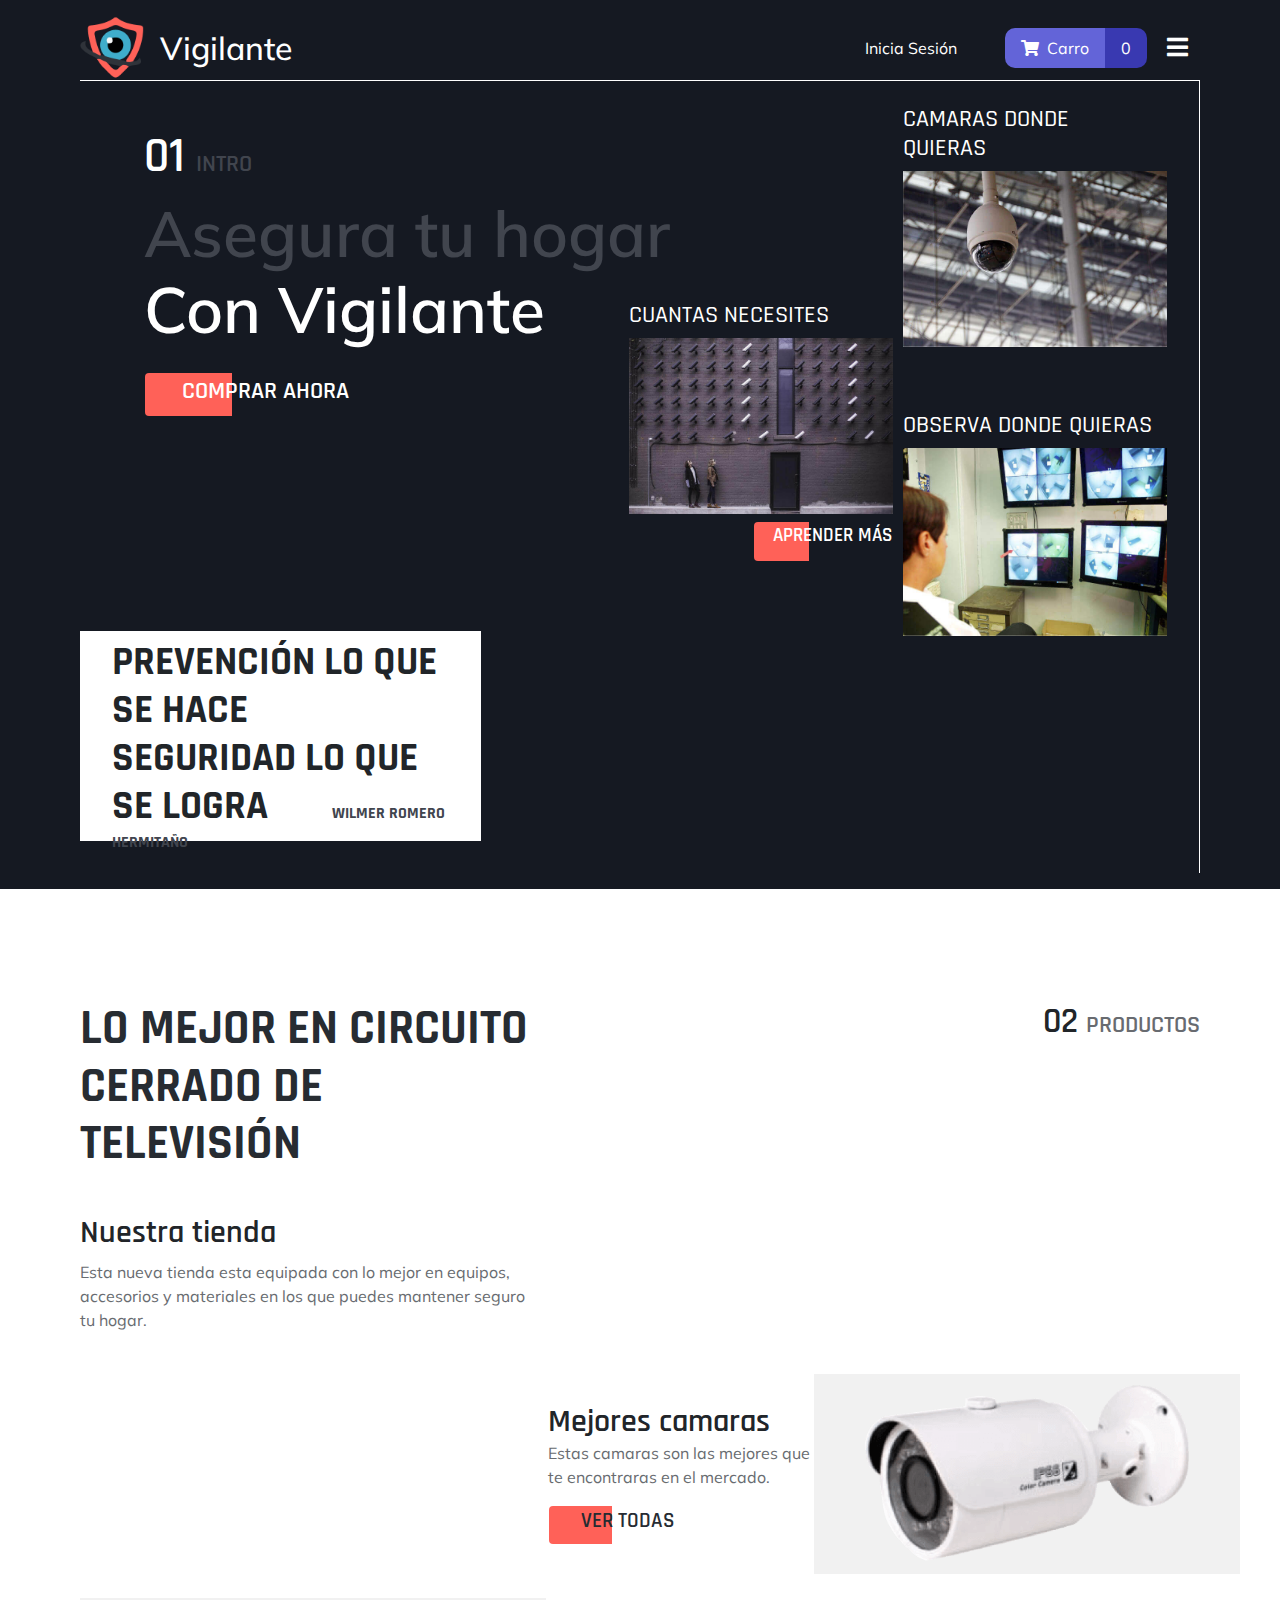
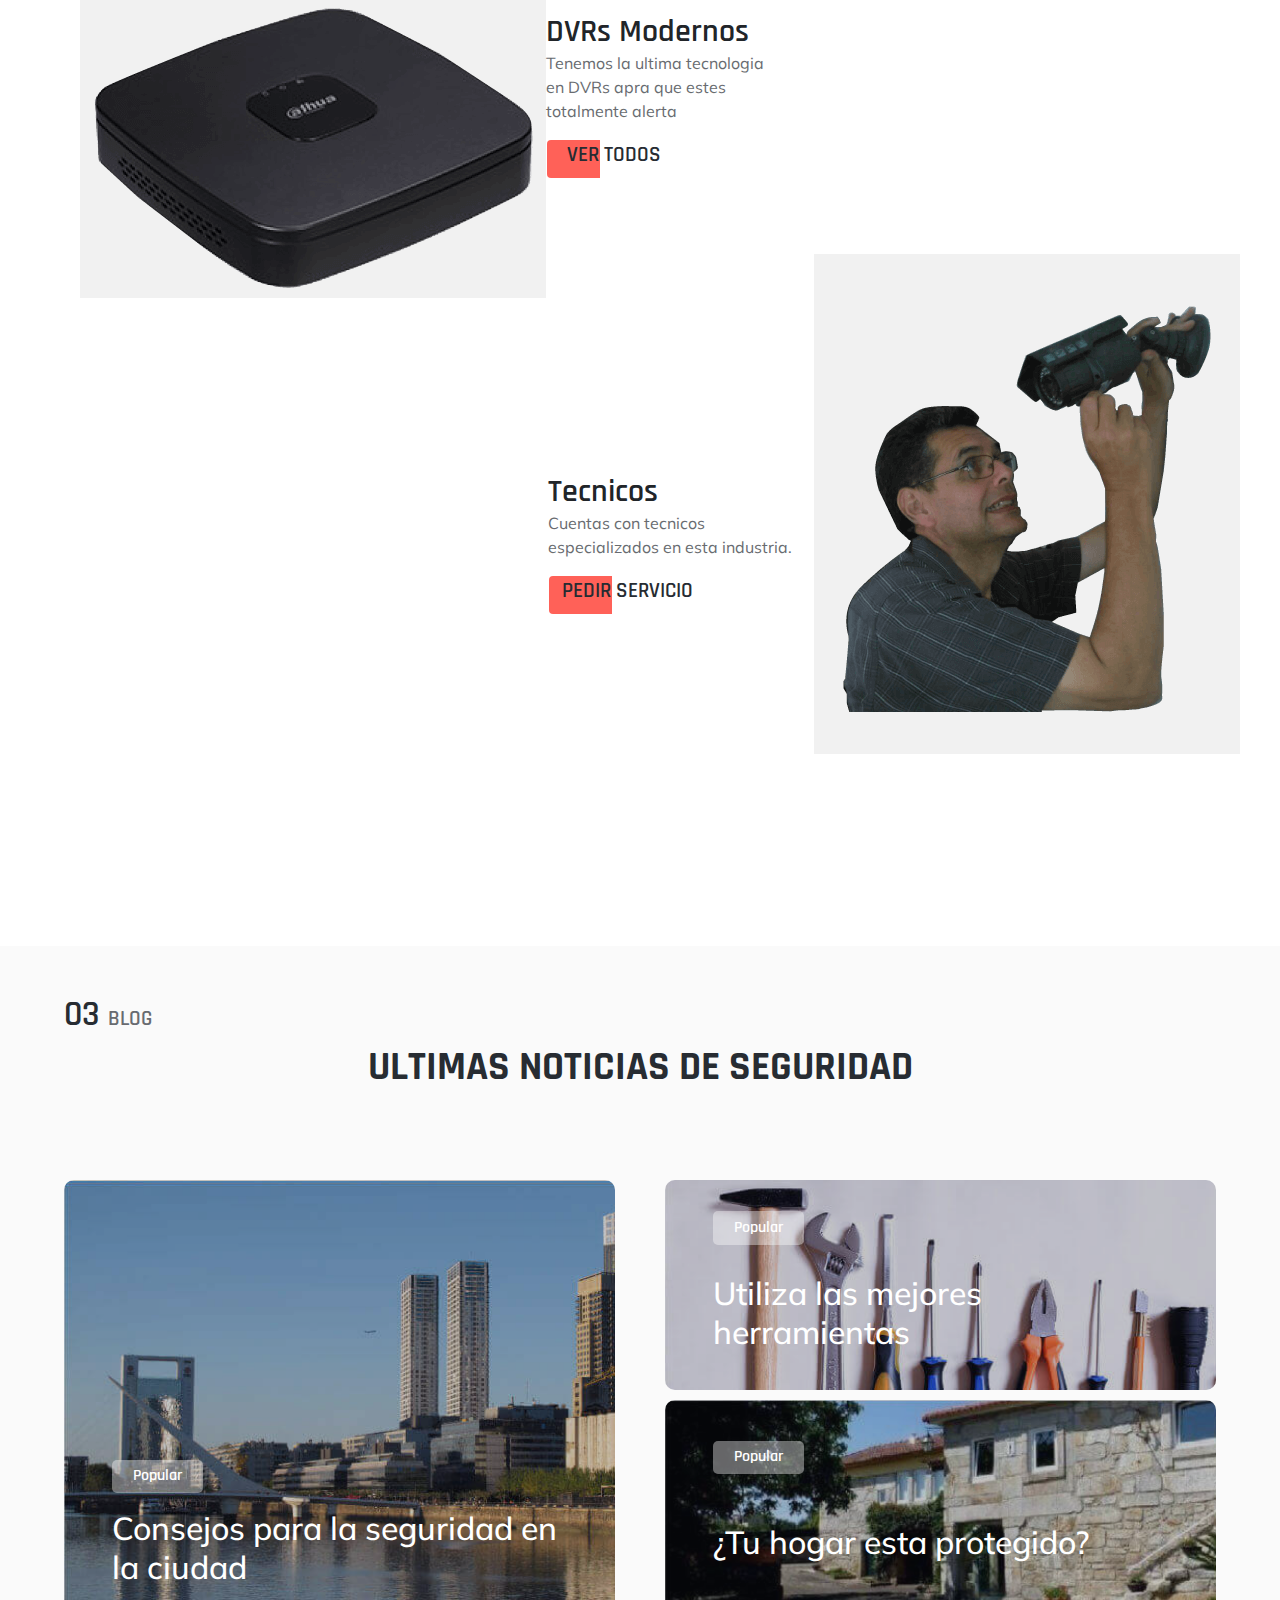
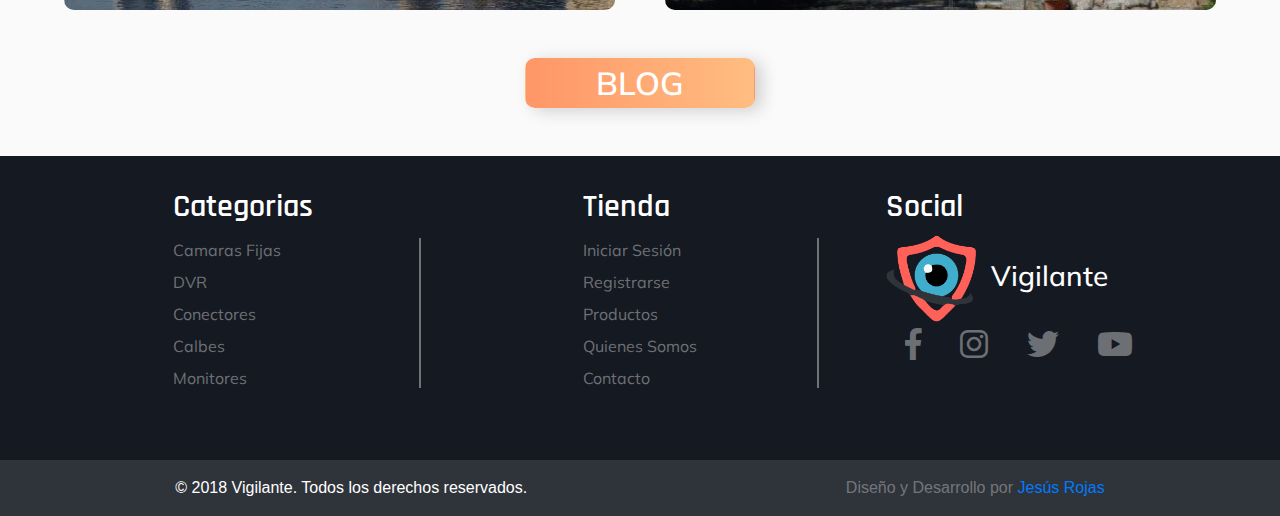
<file: index.html>
<!DOCTYPE html><html lang="es"></html><head><meta charset="UTF-8"/><title>Vigilante</title><link href="https://fonts.googleapis.com/css?family=Muli:400,600|Rajdhani:400,600,700" rel="stylesheet"><meta name="viewport" content="width=device-width, user-scalable=no, initial-scale=1.0, maximum-scale=1.0, minimum-scale=1.0"/></head><body><section class="VigilanteHero"><header class="VigilanteHero-header"><a class="VigilanteHero-header-logo" href="index.html"><figure class="VigilanteHero-header-logo-imagen"><img src="img/logo.png" alt="logo"/></figure><h1 class="VigilanteHero-header-logo-titulo">Vigilante</h1></a><ul class="VigilanteHero-header-collapse"><li class="VigilanteHero-header-collapse-item"><a href="inicio.html">Inicia Sesión</a></li><li class="VigilanteHero-header-collapse-item"><div class="VigilanteHero-header-collapse-item-carro"><span class="fas fa-shopping-cart"></span><span>Carro</span></div><div class="VigilanteHero-header-collapse-item-cero"><span>0</span></div></li><li class="VigilanteHero-header-collapse-item"><span class="fa fa-bars" id="burguer"></span></li></ul><navbar class="VigilanteHero-header-navbar" id="menu"><span class="fa fa-times VigilanteHero-header-navbar-close" id="close"></span><ul class="VigilanteHero-header-navbar-menu"><li class="VigilanteHero-header-navbar-menu-item"><a href="inicio.html">Iniciar Sesión</a></li><li class="VigilanteHero-header-navbar-menu-item"><a href="registro.html">Registrarse</a></li><li class="VigilanteHero-header-navbar-menu-item"><a href="productos.html">Productos</a></li><li class="VigilanteHero-header-navbar-menu-item"><a href="#">Quienes Somos</a></li><li class="VigilanteHero-header-navbar-menu-item"><a href="#">Contacto</a></li></ul></navbar></header><div class="VigilanteHero-copy VigilanteHero-grid"><div class="VigilanteHero-copy-callToAction VigilanteHero-grid-column"><h3 class="VigilanteHero-copy-callToAction-caption">01 <span>intro</span></h3><h1 class="VigilanteHero-copy-callToAction-title"><span>Asegura tu hogar</span><br> Con Vigilante</h1><a class="btn VigilanteHero-copy-callToAction-btn" href="productos.html"><div class="VigilanteHero-copy-callToAction-btn-back btn-back"></div><div class="VigilanteHero-copy-leer-btn-contenido btn-contenido">Comprar Ahora</div></a></div><div class="VigilanteHero-copy-donde VigilanteHero-grid-column"><h4 class="VigilanteHero-copy-donde-caption">Camaras donde Quieras</h4><img src="img/donde.jpg" alt="camaras"/></div><div class="VigilanteHero-copy-cuantas VigilanteHero-grid-column"><h4 class="VigilanteHero-copy-cuantas-caption">Cuantas necesites</h4><img src="img/cuantas.jpg" alt="cuantas"/></div><div class="VigilanteHero-copy-observa VigilanteHero-grid-column"><h4 class="VigilanteHero-copy-observa-caption">Observa donde quieras</h4><img src="img/observa.jpg" alt="observa"/></div><div class="VigilanteHero-copy-leer VigilanteHero-grid-column"><a class="btn VigilanteHero-copy-leer-btn" href="#"><div class="VigilanteHero-copy-leer-btn-back btn-back"></div><div class="VigilanteHero-copy-leer-btn-contenido btn-contenido">Aprender Más</div></a></div><div class="VigilanteHero-copy-cita VigilanteHero-grid-column"><h2 class="VigilanteHero-copy-cita-title">Prevención lo que se hace <br>seguridad lo que se logra</h2><span class="VigilanteHero-copy-cita-autor">Wilmer romero hermitaño</span></div></div></section><section class="VigilanteProductos"><div class="VigilanteProductos-header"><h1 class="VigilanteProductos-header-title">Lo mejor en circuito cerrado de televisión</h1><h3 class="VigilanteProductos-header-caption">02 <span>productos</span></h3></div><div class="VigilanteProductos-grid"><div class="VigilanteProductos-grid-item"><h2 class="VigilanteProductos-grid-item-title">Nuestra tienda</h2><p class="VigilanteProductos-grid-item-parrafo">Esta nueva tienda esta equipada con lo mejor en equipos, accesorios y materiales en los que puedes mantener seguro tu hogar.</p></div><div class="VigilanteProductos-grid-item"><div class="VigilanteProductos-grid-item-descripcion"><h2 class="VigilanteProductos-grid-item-descripcion-title">Mejores camaras</h2><p class="VigilanteProductos-grid-item-descripcion-parrafo">Estas camaras son las mejores que te encontraras en el mercado.</p><a class="btn VigilanteProductos-grid-item-descripcion-btn" href="productos.html"><div class="VigilanteProductos-grid-item-descripcion-btn-back btn-back"></div><div class="VigilanteProductos-grid-item-descripcion-btn-contenido btn-contenido">Ver Todas</div></a></div><div class="VigilanteProductos-grid-item-imagen"><img src="img/camara.png" alt="camaras"/></div></div><div class="VigilanteProductos-grid-item"><div class="VigilanteProductos-grid-item-imagen"><img src="img/dvr.png" alt="dvr"/></div><div class="VigilanteProductos-grid-item-descripcion"><h2 class="VigilanteProductos-grid-item-descripcion-title">DVRs Modernos</h2><p class="VigilanteProductos-grid-item-descripcion-parrafo">Tenemos la ultima tecnologia en DVRs apra que estes totalmente alerta</p><a class="VigilanteProductos-grid-item-descripcion-btn btn" href="productos.html"><div class="VigilanteProductos-grid-item-descripcion-btn-back btn-back"></div><div class="VigilanteProductos-grid-item-descripcion-btn-contenido btn-contenido">Ver Todos</div></a></div></div><div class="VigilanteProductos-grid-item"><div class="VigilanteProductos-grid-item-descripcion"><h2 class="VigilanteProductos-grid-item-descripcion-title">Tecnicos</h2><p class="VigilanteProductos-grid-item-descripcion-parrafo">Cuentas con tecnicos especializados en esta industria.</p><a class="VigilanteProductos-grid-item-descripcion-btn btn" href="productos.html"><div class="VigilanteProductos-grid-item-descripcion-btn-back btn-back"></div><div class="VigilanteProductos-grid-item-descripcion-btn-contenido btn-contenido">Pedir Servicio</div></a></div><div class="VigilanteProductos-grid-item-imagen"><img src="img/tecnico.png" alt="tecnico"/></div></div></div></section><section class="VigilanteBlog"><div class="VigilanteBlog-header"><h3 class="VigilanteBlog-caption">03 <span>blog</span></h3></div><h1 class="VigilanteBlog-title">Ultimas noticias de seguridad</h1><div class="VigilanteBlog-grid"><a class="VigilanteBlog-grid-post" href="#"><div class="VigilanteBlog-grid-post-interior"><span class="VigilanteBlog-grid-post-interior-categoria">Popular</span><h2 class="VigilanteBlog-grid-post-interior-title">Consejos para la seguridad en la ciudad</h2></div></a><a class="VigilanteBlog-grid-post" href="#"><div class="VigilanteBlog-grid-post-interior"><span class="VigilanteBlog-grid-post-interior-categoria">Popular</span><h2 class="VigilanteBlog-grid-post-interior-title">Utiliza las mejores herramientas</h2></div></a><a class="VigilanteBlog-grid-post" href="#"><div class="VigilanteBlog-grid-post-interior"><span class="VigilanteBlog-grid-post-interior-categoria">Popular</span><h2 class="VigilanteBlog-grid-post-interior-title">¿Tu hogar esta protegido?</h2></div></a></div><a class="btn VigilanteBlog-btn" href="#">Blog</a></section><footer class="VigilanteFooter"><div class="VigilanteFooter-grid"><div class="VigilanteFooter-grid-column"><div class="VigilanteFooter-grid-column-container"><h2 class="VigilanteFooter-grid-column-title">Categorias</h2><ul class="VigilanteFooter-grid-column-list"><li class="VigilanteFooter-grid-column-list-item"><a href="item.html">Camaras Fijas</a></li><li class="VigilanteFooter-grid-column-list-item"><a href="item.html">DVR</a></li><li class="VigilanteFooter-grid-column-list-item"><a href="item.html">Conectores</a></li><li class="VigilanteFooter-grid-column-list-item"><a href="item.html">Calbes</a></li><li class="VigilanteFooter-grid-column-list-item"><a href="item.html">Monitores</a></li></ul></div></div><div class="VigilanteFooter-grid-column"><div class="VigilanteFooter-grid-column-container"><h2 class="VigilanteFooter-grid-column-title">Tienda</h2><ul class="VigilanteFooter-grid-column-list"><li class="VigilanteFooter-grid-column-list-item"><a href="inicio.html">Iniciar Sesión</a></li><li class="VigilanteFooter-grid-column-list-item"><a href="registro.html">Registrarse</a></li><li class="VigilanteFooter-grid-column-list-item"><a href="productos.html">Productos</a></li><li class="VigilanteFooter-grid-column-list-item"><a href="#">Quienes Somos</a></li><li class="VigilanteFooter-grid-column-list-item"><a href="#">Contacto</a></li></ul></div></div><div class="VigilanteFooter-grid-column"><div class="VigilanteFooter-grid-column-container"><h2 class="VigilanteFooter-grid-column-title">Social</h2><div class="VigilanteFooter-grid-column-logo"><img src="img/logo.png" alt="logo"/><h3 class="VigilanteFooter-grid-column-logo-nombre">Vigilante</h3></div><ul class="VigilanteFooter-grid-column-list"><li class="VigilanteFooter-grid-column-list-item"><a href="#"><span class="fab fa-facebook-f"></span></a></li><li class="VigilanteFooter-grid-column-list-item"><a href="#"><span class="fab fa-instagram"></span></a></li><li class="VigilanteFooter-grid-column-list-item"><a href="#"><span class="fab fa-twitter"></span></a></li><li class="VigilanteFooter-grid-column-list-item"><a href="#"><span class="fab fa-youtube"></span></a></li></ul></div></div></div><div class="VigilanteFooter-footer"><span class="VigilanteFooter-footer-item">&copy; 2018 Vigilante. Todos los derechos reservados.</span><span class="VigilanteFooter-footer-item">Diseño y Desarrollo por <a href='http://jesusrojas.com.ve' target='_blank'>Jesús Rojas</a></span></div></footer><link rel="stylesheet" href="css/normalize.css"/><link rel="stylesheet" href="css/bootstrap.min.css"/><link rel="stylesheet" href="css/estilos.css"/><script src="js/app.js"></script></body>
</file>
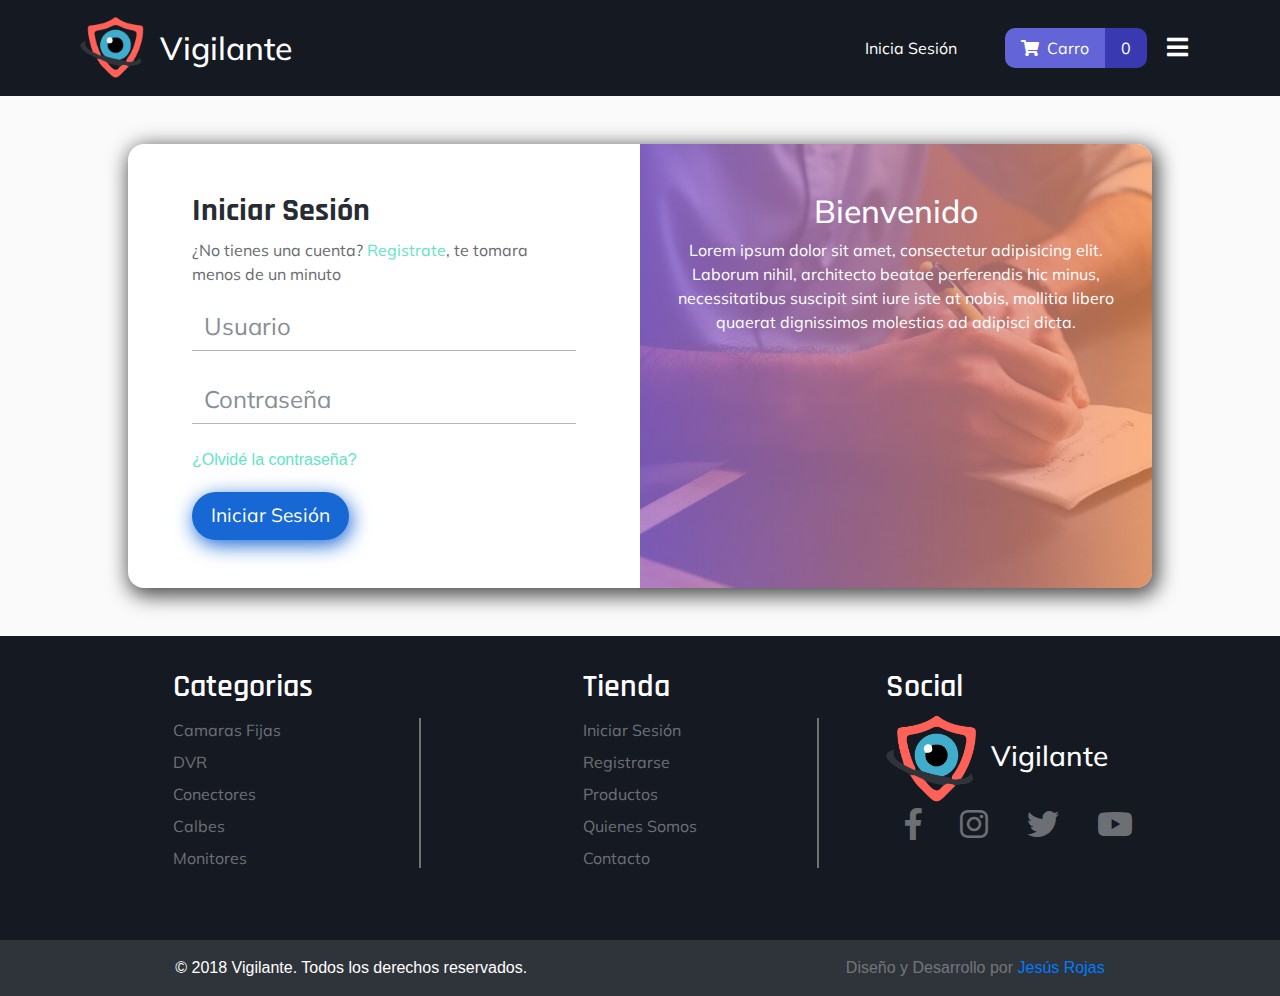
<file: inicio.html>
<!DOCTYPE html><html lang="es"></html><head><meta charset="UTF-8"/><title>Registro</title><link href="https://fonts.googleapis.com/css?family=Muli:400,600|Rajdhani:400,600,700" rel="stylesheet"><meta name="viewport" content="width=device-width, user-scalable=no, initial-scale=1.0, maximum-scale=1.0, minimum-scale=1.0"/><link rel="stylesheet" href="css/normalize.css"/><link rel="stylesheet" href="css/bootstrap.min.css"/><link rel="stylesheet" href="css/inicio.css"/></head><body><section class="VigilanteHero"><header class="VigilanteHero-header"><a class="VigilanteHero-header-logo" href="index.html"><figure class="VigilanteHero-header-logo-imagen"><img src="img/logo.png" alt="logo"/></figure><h1 class="VigilanteHero-header-logo-titulo">Vigilante</h1></a><ul class="VigilanteHero-header-collapse"><li class="VigilanteHero-header-collapse-item"><a href="inicio.html">Inicia Sesión</a></li><li class="VigilanteHero-header-collapse-item"><div class="VigilanteHero-header-collapse-item-carro"><span class="fas fa-shopping-cart"></span><span>Carro</span></div><div class="VigilanteHero-header-collapse-item-cero"><span>0</span></div></li><li class="VigilanteHero-header-collapse-item"><span class="fa fa-bars" id="burguer"></span></li></ul><navbar class="VigilanteHero-header-navbar" id="menu"><span class="fa fa-times VigilanteHero-header-navbar-close" id="close"></span><ul class="VigilanteHero-header-navbar-menu"><li class="VigilanteHero-header-navbar-menu-item"><a href="inicio.html">Iniciar Sesión</a></li><li class="VigilanteHero-header-navbar-menu-item"><a href="registro.html">Registrarse</a></li><li class="VigilanteHero-header-navbar-menu-item"><a href="productos.html">Productos</a></li><li class="VigilanteHero-header-navbar-menu-item"><a href="#">Quienes Somos</a></li><li class="VigilanteHero-header-navbar-menu-item"><a href="#">Contacto</a></li></ul></navbar></header></section><section class="Inicio"><div class="Inicio-container"><div class="Inicio-container-formulario"><h2 class="Inicio-container-formulario-title">Iniciar Sesión</h2><p class="Inicio-container-formulario-registrar">¿No tienes una cuenta? <a href='#'>Registrate</a>, te tomara menos de un minuto</p><div class="Inicio-container-formulario-form"><input class="form-control Inicio-container-formulario-form-input" type="text" placeholder="Usuario"/><input class="form-control Inicio-container-formulario-form-input" type="password" placeholder="Contraseña"/><a class="Inicio-container-formulario-form-olvide" href="#">¿Olvidé la contraseña?</a><button class="Inicio-container-formulario-form-btn" type="submit">Iniciar Sesión</button></div></div><div class="Inicio-container-bienvenido"><div class="Inicio-container-bienvenido-container"><h2 class="Inicio-container-bienvenido-container-title">Bienvenido</h2><p class="Inicio-container-bienvenido-container-parrafo"> Lorem ipsum dolor sit amet, consectetur adipisicing elit. Laborum nihil, architecto beatae perferendis hic minus, necessitatibus suscipit sint iure iste at nobis, mollitia libero quaerat dignissimos molestias ad adipisci dicta.</p></div></div></div></section><footer class="VigilanteFooter"><div class="VigilanteFooter-grid"><div class="VigilanteFooter-grid-column"><div class="VigilanteFooter-grid-column-container"><h2 class="VigilanteFooter-grid-column-title">Categorias</h2><ul class="VigilanteFooter-grid-column-list"><li class="VigilanteFooter-grid-column-list-item"><a href="item.html">Camaras Fijas</a></li><li class="VigilanteFooter-grid-column-list-item"><a href="item.html">DVR</a></li><li class="VigilanteFooter-grid-column-list-item"><a href="item.html">Conectores</a></li><li class="VigilanteFooter-grid-column-list-item"><a href="item.html">Calbes</a></li><li class="VigilanteFooter-grid-column-list-item"><a href="item.html">Monitores</a></li></ul></div></div><div class="VigilanteFooter-grid-column"><div class="VigilanteFooter-grid-column-container"><h2 class="VigilanteFooter-grid-column-title">Tienda</h2><ul class="VigilanteFooter-grid-column-list"><li class="VigilanteFooter-grid-column-list-item"><a href="inicio.html">Iniciar Sesión</a></li><li class="VigilanteFooter-grid-column-list-item"><a href="registro.html">Registrarse</a></li><li class="VigilanteFooter-grid-column-list-item"><a href="productos.html">Productos</a></li><li class="VigilanteFooter-grid-column-list-item"><a href="#">Quienes Somos</a></li><li class="VigilanteFooter-grid-column-list-item"><a href="#">Contacto</a></li></ul></div></div><div class="VigilanteFooter-grid-column"><div class="VigilanteFooter-grid-column-container"><h2 class="VigilanteFooter-grid-column-title">Social</h2><div class="VigilanteFooter-grid-column-logo"><img src="img/logo.png" alt="logo"/><h3 class="VigilanteFooter-grid-column-logo-nombre">Vigilante</h3></div><ul class="VigilanteFooter-grid-column-list"><li class="VigilanteFooter-grid-column-list-item"><a href="#"><span class="fab fa-facebook-f"></span></a></li><li class="VigilanteFooter-grid-column-list-item"><a href="#"><span class="fab fa-instagram"></span></a></li><li class="VigilanteFooter-grid-column-list-item"><a href="#"><span class="fab fa-twitter"></span></a></li><li class="VigilanteFooter-grid-column-list-item"><a href="#"><span class="fab fa-youtube"></span></a></li></ul></div></div></div><div class="VigilanteFooter-footer"><span class="VigilanteFooter-footer-item">&copy; 2018 Vigilante. Todos los derechos reservados.</span><span class="VigilanteFooter-footer-item">Diseño y Desarrollo por <a href='http://jesusrojas.com.ve' target='_blank'>Jesús Rojas</a></span></div></footer><script src="js/app.js"></script></body>
</file>
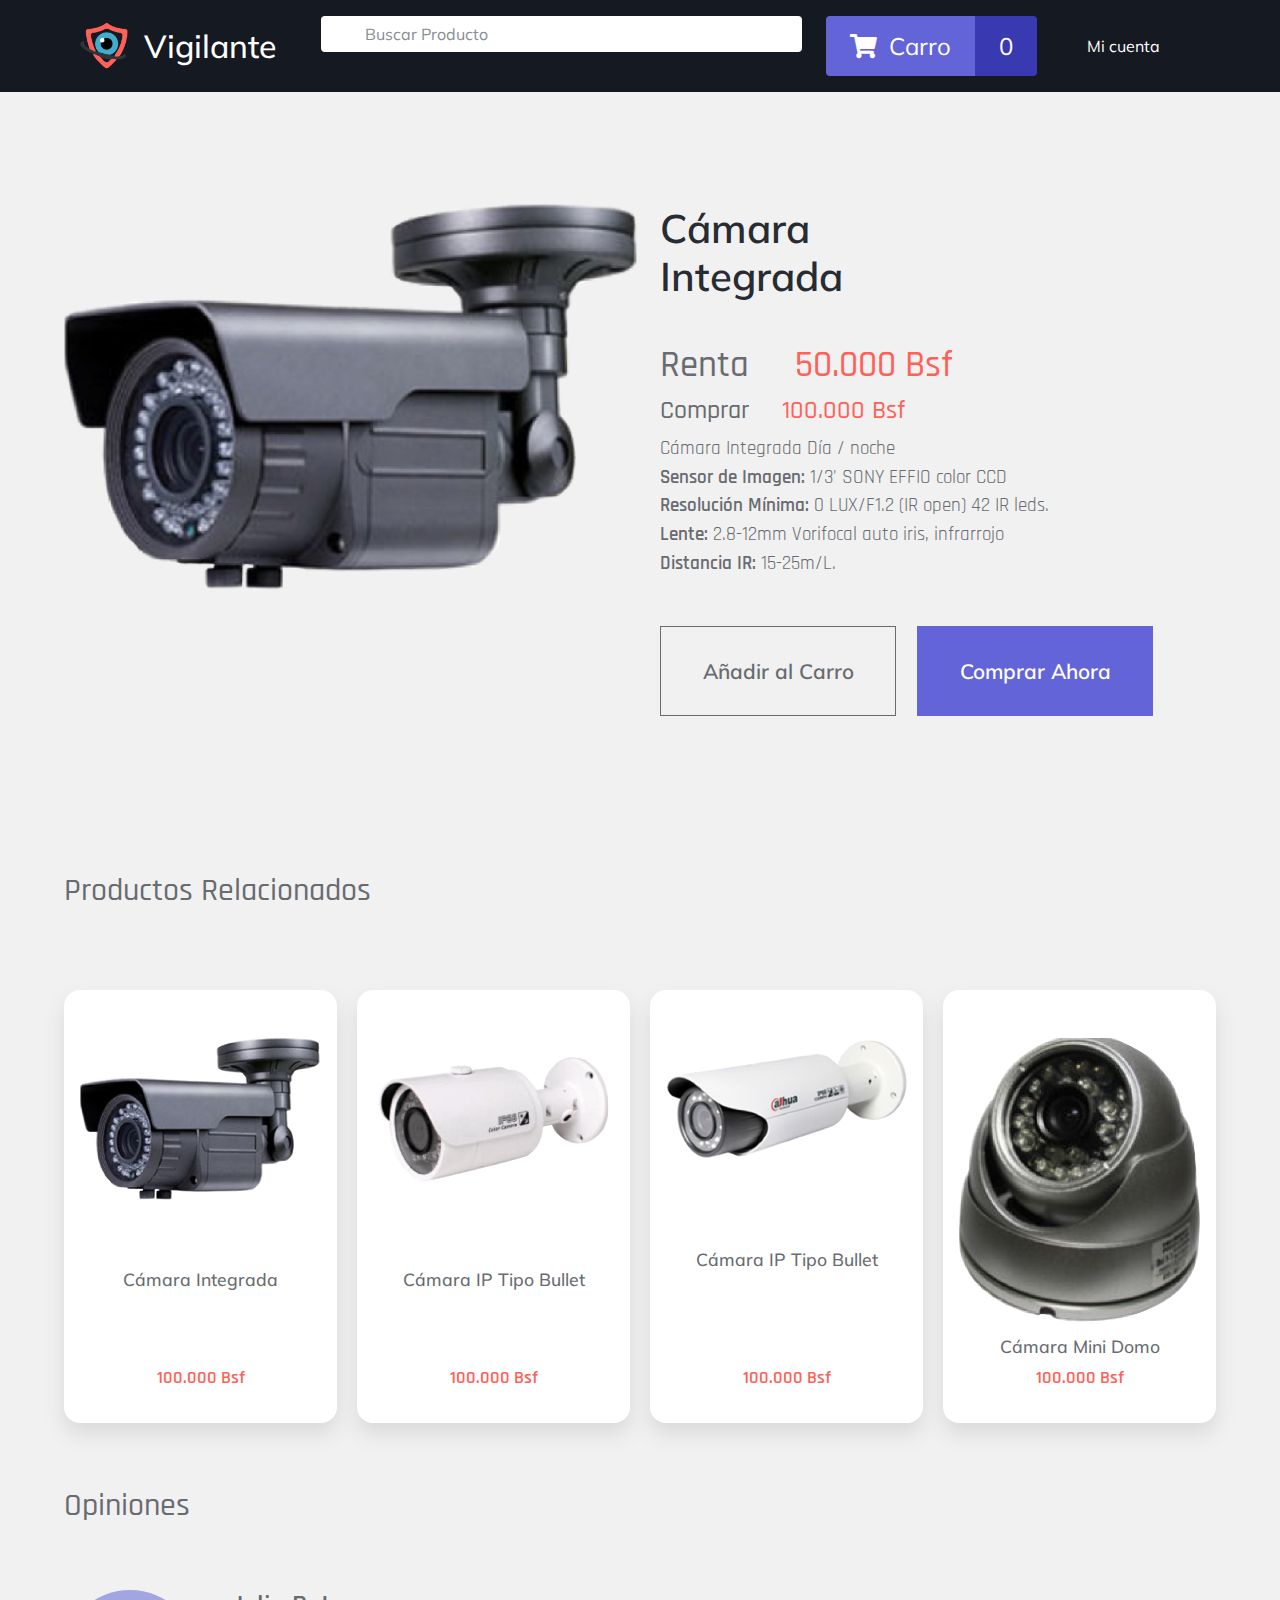
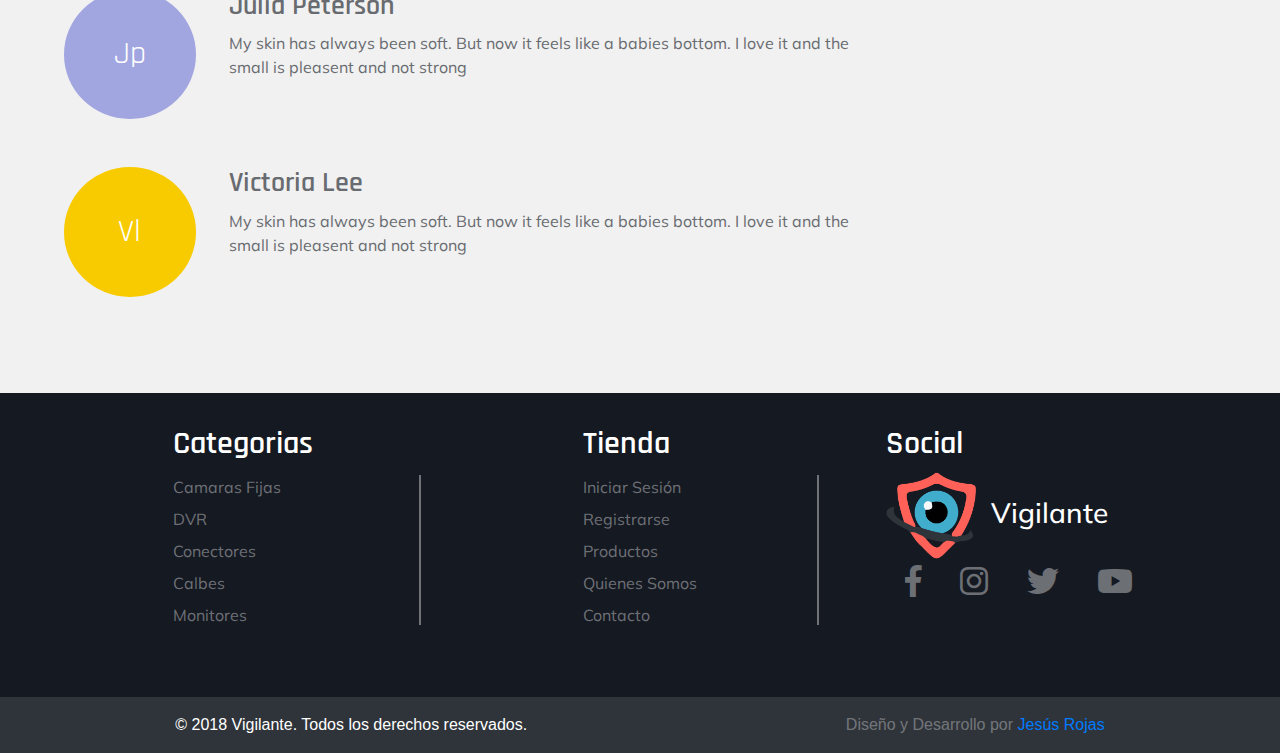
<file: item.html>
<!DOCTYPE html><html lang="es"></html><head><meta charset="UTF-8"/><title>Vigilante</title><link href="https://fonts.googleapis.com/css?family=Muli:400,600|Rajdhani:400,600,700" rel="stylesheet"><meta name="viewport" content="width=device-width, user-scalable=no, initial-scale=1.0, maximum-scale=1.0, minimum-scale=1.0"/><link rel="stylesheet" href="css/normalize.css"/><link rel="stylesheet" href="css/bootstrap.min.css"/><link rel="stylesheet" href="css/item.css"/></head><body><section class="VigilanteHero"><header class="VigilanteHero-header"><a class="VigilanteHero-header-logo" href="index.html"><figure class="VigilanteHero-header-logo-imagen"><img src="img/logo.png" alt="logo"/></figure><h1 class="VigilanteHero-header-logo-titulo">Vigilante</h1></a><ul class="VigilanteHero-header-collapse"><li class="VigilanteHero-header-collapse-item"><a href="#">Mi cuenta</a></li><li class="VigilanteHero-header-collapse-item"><span class="fa fa-bars" id="burguer"></span></li></ul><form class="VigilanteHero-header-form"><div class="VigilanteHero-header-form-group input-group"><div class="VigilanteHero-header-form-group-prepend input-group-prepend"><span class="fa fa-search"></span></div><input class="VigilanteHero-header-form-group-input form-control" type="text" name="" placeholder="Buscar Producto"/></div></form><div class="VigilanteHero-header-collapse-item VigilanteHero-header-collapse-item-carrito"><div class="VigilanteHero-header-collapse-item-carro"><span class="fas fa-shopping-cart"></span><span>Carro</span></div><div class="VigilanteHero-header-collapse-item-cero"><span>0</span></div></div><navbar class="VigilanteHero-header-navbar" id="menu"><span class="fa fa-times VigilanteHero-header-navbar-close" id="close"></span><ul class="VigilanteHero-header-navbar-menu"><li class="VigilanteHero-header-navbar-menu-item"><a href="#">Iniciar Sesión</a></li><li class="VigilanteHero-header-navbar-menu-item"><a href="#">Registrarse</a></li><li class="VigilanteHero-header-navbar-menu-item"><a href="#">Productos</a></li><li class="VigilanteHero-header-navbar-menu-item"><a href="#">Quienes Somos</a></li><li class="VigilanteHero-header-navbar-menu-item"><a href="#">Contacto</a></li></ul></navbar></header></section><section class="Item"><figure class="Item-producto"><img class="Item-producto-imagen" src="img/camara1.png" alt="camara"/></figure><div class="Item-header"><h1 class="Item-header-title">Cámara Integrada</h1><span class="far fa-heart Item-header-corazon"></span><x-estrellas class="Item-header-estrellas"></x-estrellas></div><div class="Item-body"><h3 class="Item-body-renta">Renta <span>50.000 Bsf</span></h3><h4 class="Item-body-compra">Comprar <span>100.000 Bsf</span></h4><p class="Item-body-descripcion">Cámara Integrada Día / noche <br> <b>Sensor de Imagen:</b> 1/3' SONY EFFIO color CCD <br> <b>Resolución Mínima:</b> 0 LUX/F1.2 (IR open) 42 IR leds. <br> <b>Lente:</b> 2.8-12mm Vorifocal auto iris, infrarrojo <br> <b>Distancia IR:</b> 15-25m/L.</p></div><div class="Item-footer"><a class="Item-footer-btn" href="#">Añadir al Carro</a><a class="Item-footer-btn" href="#">Comprar Ahora</a></div></section><section class="Relacionados"><h2 class="Relacionados-title">Productos Relacionados</h2><div class="Productos-comprar Relacionados-productos"><a class="Productos-comprar-producto Relacionados-productos-item" href="#"><span class="Productos-comprar-producto-imagen"><img src="img/camara1.png" alt="camara 1"/></span><h3 class="Productos-comprar-producto-titulo">Cámara Integrada</h3><span class="Productos-comprar-producto-precio">100.000 Bsf</span></a><a class="Productos-comprar-producto Relacionados-productos-item" href="#"><span class="Productos-comprar-producto-imagen"><img src="img/camara.png" alt="camara 2"/></span><h3 class="Productos-comprar-producto-titulo">Cámara IP Tipo Bullet</h3><span class="Productos-comprar-producto-precio">100.000 Bsf</span></a><a class="Productos-comprar-producto Relacionados-productos-item" href="#"><span class="Productos-comprar-producto-imagen"><img src="img/camara3.png" alt="camara 3"/></span><h3 class="Productos-comprar-producto-titulo">Cámara IP Tipo Bullet</h3><span class="Productos-comprar-producto-precio">100.000 Bsf</span></a><a class="Productos-comprar-producto Relacionados-productos-item" href="#"><span class="Productos-comprar-producto-imagen"><img src="img/camara4.png" alt="camara 4"/></span><h3 class="Productos-comprar-producto-titulo">Cámara Mini Domo</h3><span class="Productos-comprar-producto-precio">100.000 Bsf</span></a></div></section><section class="Opiniones"><h2 class="Opiniones-title">Opiniones</h2><div class="Opiniones-comentarios"><div class="Opiniones-comentarios-item"><div class="Opiniones-comentarios-item-logo"><span class="Opiniones-comentarios-item-logo-ini">Jp</span></div><div class="Opiniones-comentarios-item-estructura"><h3 class="Opiniones-comentarios-item-estructura-nombre">Julia Peterson</h3><p class="Opiniones-comentarios-item-estructura-comentario">My skin has always been soft. But now it feels like a babies bottom. I love it and the small is pleasent and not strong</p><x-estrellas class="estrellas"></x-estrellas></div></div></div><div class="Opiniones-comentarios-item"><div class="Opiniones-comentarios-item-logo ulti"><span class="Opiniones-comentarios-item-logo-ini">Vl</span></div><div class="Opiniones-comentarios-item-estructura"><h3 class="Opiniones-comentarios-item-estructura-nombre">Victoria Lee</h3><p class="Opiniones-comentarios-item-estructura-comentario">My skin has always been soft. But now it feels like a babies bottom. I love it and the small is pleasent and not strong</p><x-estrellas class="estrellas"></x-estrellas></div></div></section><footer class="VigilanteFooter"><div class="VigilanteFooter-grid"><div class="VigilanteFooter-grid-column"><div class="VigilanteFooter-grid-column-container"><h2 class="VigilanteFooter-grid-column-title">Categorias</h2><ul class="VigilanteFooter-grid-column-list"><li class="VigilanteFooter-grid-column-list-item"><a href="item.html">Camaras Fijas</a></li><li class="VigilanteFooter-grid-column-list-item"><a href="item.html">DVR</a></li><li class="VigilanteFooter-grid-column-list-item"><a href="item.html">Conectores</a></li><li class="VigilanteFooter-grid-column-list-item"><a href="item.html">Calbes</a></li><li class="VigilanteFooter-grid-column-list-item"><a href="item.html">Monitores</a></li></ul></div></div><div class="VigilanteFooter-grid-column"><div class="VigilanteFooter-grid-column-container"><h2 class="VigilanteFooter-grid-column-title">Tienda</h2><ul class="VigilanteFooter-grid-column-list"><li class="VigilanteFooter-grid-column-list-item"><a href="inicio.html">Iniciar Sesión</a></li><li class="VigilanteFooter-grid-column-list-item"><a href="registro.html">Registrarse</a></li><li class="VigilanteFooter-grid-column-list-item"><a href="productos.html">Productos</a></li><li class="VigilanteFooter-grid-column-list-item"><a href="#">Quienes Somos</a></li><li class="VigilanteFooter-grid-column-list-item"><a href="#">Contacto</a></li></ul></div></div><div class="VigilanteFooter-grid-column"><div class="VigilanteFooter-grid-column-container"><h2 class="VigilanteFooter-grid-column-title">Social</h2><div class="VigilanteFooter-grid-column-logo"><img src="img/logo.png" alt="logo"/><h3 class="VigilanteFooter-grid-column-logo-nombre">Vigilante</h3></div><ul class="VigilanteFooter-grid-column-list"><li class="VigilanteFooter-grid-column-list-item"><a href="#"><span class="fab fa-facebook-f"></span></a></li><li class="VigilanteFooter-grid-column-list-item"><a href="#"><span class="fab fa-instagram"></span></a></li><li class="VigilanteFooter-grid-column-list-item"><a href="#"><span class="fab fa-twitter"></span></a></li><li class="VigilanteFooter-grid-column-list-item"><a href="#"><span class="fab fa-youtube"></span></a></li></ul></div></div></div><div class="VigilanteFooter-footer"><span class="VigilanteFooter-footer-item">&copy; 2018 Vigilante. Todos los derechos reservados.</span><span class="VigilanteFooter-footer-item">Diseño y Desarrollo por <a href='http://jesusrojas.com.ve' target='_blank'>Jesús Rojas</a></span></div></footer><script src="js/estrellas.js"></script></body>
</file>
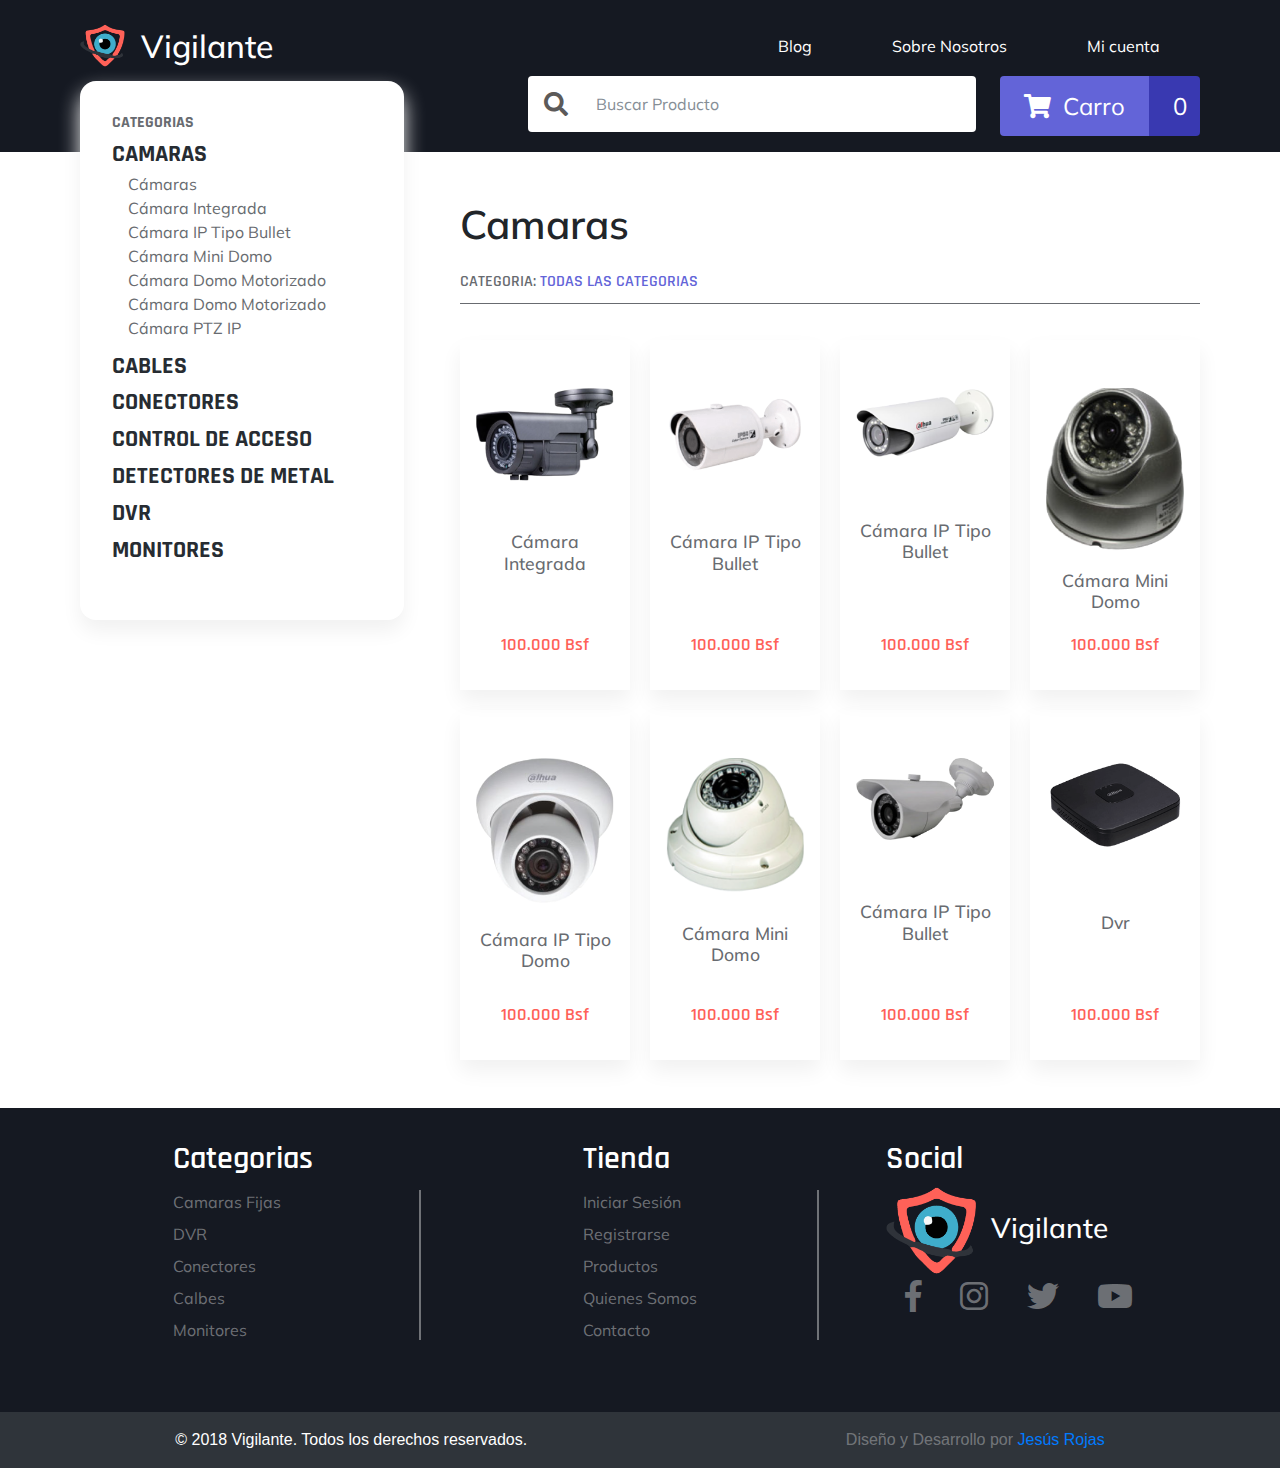
<file: productos.html>
<!DOCTYPE html><html lang="es"></html><head><meta charset="UTF-8"/><title>Vigilante</title><link href="https://fonts.googleapis.com/css?family=Muli:400,600|Rajdhani:400,600,700" rel="stylesheet"><meta name="viewport" content="width=device-width, user-scalable=no, initial-scale=1.0, maximum-scale=1.0, minimum-scale=1.0"/><link rel="stylesheet" href="css/normalize.css"/><link rel="stylesheet" href="css/bootstrap.min.css"/><link rel="stylesheet" href="css/estilos.css"/><link rel="stylesheet" href="css/productos.css"/><link rel="stylesheet" href="css/fontawesome-all.css"/></head><body><section class="VigilanteHero"><header class="VigilanteHero-header"><a class="VigilanteHero-header-logo" href="index.html"><figure class="VigilanteHero-header-logo-imagen"><img src="img/logo.png" alt="logo"/></figure><h1 class="VigilanteHero-header-logo-titulo">Vigilante</h1></a><ul class="VigilanteHero-header-collapse"><li class="VigilanteHero-header-collapse-item"><a href="#">Blog</a></li><li class="VigilanteHero-header-collapse-item"><a href="#">Sobre Nosotros</a></li><li class="VigilanteHero-header-collapse-item"><a href="#">Mi cuenta</a></li><li class="VigilanteHero-header-collapse-item"><span class="fa fa-bars" id="burguer"></span></li></ul><form class="VigilanteHero-header-form"><div class="VigilanteHero-header-form-group input-group"><div class="VigilanteHero-header-form-group-prepend input-group-prepend"><span class="fa fa-search"></span></div><input class="VigilanteHero-header-form-group-input form-control" type="text" name="" placeholder="Buscar Producto"/></div></form><div class="VigilanteHero-header-collapse-item VigilanteHero-header-collapse-item-carrito"><div class="VigilanteHero-header-collapse-item-carro"><span class="fas fa-shopping-cart"></span><span>Carro</span></div><div class="VigilanteHero-header-collapse-item-cero"><span>0</span></div></div><navbar class="VigilanteHero-header-navbar" id="menu"><span class="fa fa-times VigilanteHero-header-navbar-close" id="close"></span><ul class="VigilanteHero-header-navbar-menu"><li class="VigilanteHero-header-navbar-menu-item"><a href="#">Iniciar Sesión</a></li><li class="VigilanteHero-header-navbar-menu-item"><a href="#">Registrarse</a></li><li class="VigilanteHero-header-navbar-menu-item"><a href="#">Productos</a></li><li class="VigilanteHero-header-navbar-menu-item"><a href="#">Quienes Somos</a></li><li class="VigilanteHero-header-navbar-menu-item"><a href="#">Contacto</a></li></ul></navbar></header></section><section class="Productos"><div class="Productos-categoria"><h4 class="Productos-categoria-titulo">Categorias</h4><div class="Productos-categoria-item"><h2 class="Productos-categoria-item-title">Camaras</h2><ul class="Productos-categoria-item-lista"><li class="Productos-categoria-item-lista-item"><a href="#">Cámaras</a></li><li class="Productos-categoria-item-lista-item"><a href="#">Cámara Integrada</a></li><li class="Productos-categoria-item-lista-item"><a href="#">Cámara IP Tipo Bullet</a></li><li class="Productos-categoria-item-lista-item"><a href="#">Cámara Mini Domo</a></li><li class="Productos-categoria-item-lista-item"><a href="#">Cámara Domo Motorizado</a></li><li class="Productos-categoria-item-lista-item"><a href="#">Cámara Domo Motorizado</a></li><li class="Productos-categoria-item-lista-item"><a href="#">Cámara PTZ IP</a></li></ul></div><div class="Productos-categoria-item"><h2 class="Productos-categoria-item-title">Cables</h2></div><div class="Productos-categoria-item"><h2 class="Productos-categoria-item-title">Conectores</h2></div><div class="Productos-categoria-item"><h2 class="Productos-categoria-item-title">Control de acceso</h2></div><div class="Productos-categoria-item"><h2 class="Productos-categoria-item-title">Detectores de metal</h2></div><div class="Productos-categoria-item"><h2 class="Productos-categoria-item-title">Dvr</h2></div><div class="Productos-categoria-item"><h2 class="Productos-categoria-item-title">Monitores</h2></div></div><div class="Productos-comprar"><h1 class="Productos-comprar-title">Camaras</h1><p class="Productos-comprar-categoria">Categoria: <span>Todas las categorias</span></p><a class="Productos-comprar-producto" href="item.html"><span class="Productos-comprar-producto-imagen"><img src="img/camara1.png" alt="camara 1"/></span><h3 class="Productos-comprar-producto-titulo">Cámara Integrada</h3><span class="Productos-comprar-producto-precio">100.000 Bsf</span></a><a class="Productos-comprar-producto" href="item.html"><span class="Productos-comprar-producto-imagen"><img src="img/camara.png" alt="camara 2"/></span><h3 class="Productos-comprar-producto-titulo">Cámara IP Tipo Bullet</h3><span class="Productos-comprar-producto-precio">100.000 Bsf</span></a><a class="Productos-comprar-producto" href="item.html"><span class="Productos-comprar-producto-imagen"><img src="img/camara3.png" alt="camara 3"/></span><h3 class="Productos-comprar-producto-titulo">Cámara IP Tipo Bullet</h3><span class="Productos-comprar-producto-precio">100.000 Bsf</span></a><a class="Productos-comprar-producto" href="item.html"><span class="Productos-comprar-producto-imagen"><img src="img/camara4.png" alt="camara 4"/></span><h3 class="Productos-comprar-producto-titulo">Cámara Mini Domo</h3><span class="Productos-comprar-producto-precio">100.000 Bsf</span></a><a class="Productos-comprar-producto" href="item.html"><span class="Productos-comprar-producto-imagen"><img src="img/camara5.png" alt="camara 5"/></span><h3 class="Productos-comprar-producto-titulo">Cámara IP Tipo Domo</h3><span class="Productos-comprar-producto-precio">100.000 Bsf</span></a><a class="Productos-comprar-producto" href="item.html"><span class="Productos-comprar-producto-imagen"><img src="img/camara6.png" alt="camara 6"/></span><h3 class="Productos-comprar-producto-titulo">Cámara Mini Domo</h3><span class="Productos-comprar-producto-precio">100.000 Bsf</span></a><a class="Productos-comprar-producto" href="item.html"><span class="Productos-comprar-producto-imagen"><img src="img/camara7.png" alt="camara 7"/></span><h3 class="Productos-comprar-producto-titulo">Cámara IP Tipo Bullet</h3><span class="Productos-comprar-producto-precio">100.000 Bsf</span></a><a class="Productos-comprar-producto" href="item.html"><span class="Productos-comprar-producto-imagen"><img src="img/dvr.png" alt="dvr"/></span><h3 class="Productos-comprar-producto-titulo">Dvr</h3><span class="Productos-comprar-producto-precio">100.000 Bsf</span></a></div></section><footer class="VigilanteFooter"><div class="VigilanteFooter-grid"><div class="VigilanteFooter-grid-column"><div class="VigilanteFooter-grid-column-container"><h2 class="VigilanteFooter-grid-column-title">Categorias</h2><ul class="VigilanteFooter-grid-column-list"><li class="VigilanteFooter-grid-column-list-item"><a href="item.html">Camaras Fijas</a></li><li class="VigilanteFooter-grid-column-list-item"><a href="item.html">DVR</a></li><li class="VigilanteFooter-grid-column-list-item"><a href="item.html">Conectores</a></li><li class="VigilanteFooter-grid-column-list-item"><a href="item.html">Calbes</a></li><li class="VigilanteFooter-grid-column-list-item"><a href="item.html">Monitores</a></li></ul></div></div><div class="VigilanteFooter-grid-column"><div class="VigilanteFooter-grid-column-container"><h2 class="VigilanteFooter-grid-column-title">Tienda</h2><ul class="VigilanteFooter-grid-column-list"><li class="VigilanteFooter-grid-column-list-item"><a href="inicio.html">Iniciar Sesión</a></li><li class="VigilanteFooter-grid-column-list-item"><a href="registro.html">Registrarse</a></li><li class="VigilanteFooter-grid-column-list-item"><a href="productos.html">Productos</a></li><li class="VigilanteFooter-grid-column-list-item"><a href="#">Quienes Somos</a></li><li class="VigilanteFooter-grid-column-list-item"><a href="#">Contacto</a></li></ul></div></div><div class="VigilanteFooter-grid-column"><div class="VigilanteFooter-grid-column-container"><h2 class="VigilanteFooter-grid-column-title">Social</h2><div class="VigilanteFooter-grid-column-logo"><img src="img/logo.png" alt="logo"/><h3 class="VigilanteFooter-grid-column-logo-nombre">Vigilante</h3></div><ul class="VigilanteFooter-grid-column-list"><li class="VigilanteFooter-grid-column-list-item"><a href="#"><span class="fab fa-facebook-f"></span></a></li><li class="VigilanteFooter-grid-column-list-item"><a href="#"><span class="fab fa-instagram"></span></a></li><li class="VigilanteFooter-grid-column-list-item"><a href="#"><span class="fab fa-twitter"></span></a></li><li class="VigilanteFooter-grid-column-list-item"><a href="#"><span class="fab fa-youtube"></span></a></li></ul></div></div></div><div class="VigilanteFooter-footer"><span class="VigilanteFooter-footer-item">&copy; 2018 Vigilante. Todos los derechos reservados.</span><span class="VigilanteFooter-footer-item">Diseño y Desarrollo por <a href='http://jesusrojas.com.ve' target='_blank'>Jesús Rojas</a></span></div></footer></body>
</file>
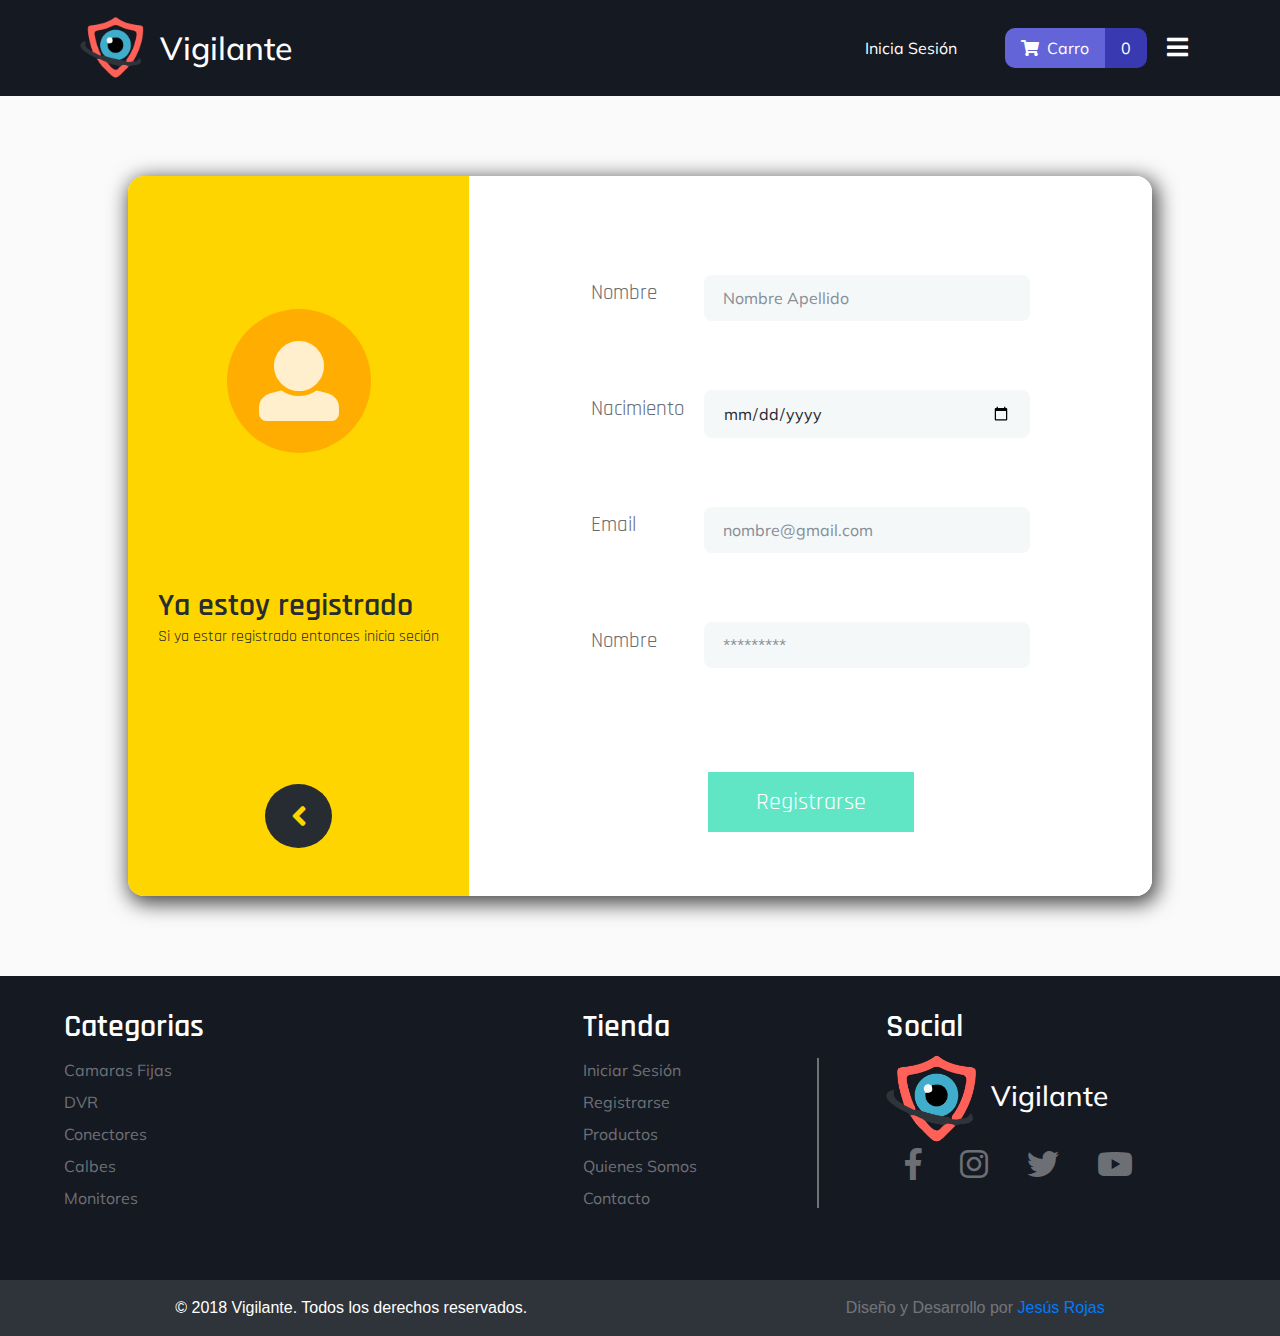
<file: registro.html>
<!DOCTYPE html><html lang="es"></html><head><meta charset="UTF-8"/><title>Registro</title><link href="https://fonts.googleapis.com/css?family=Muli:400,600|Rajdhani:400,600,700" rel="stylesheet"><meta name="viewport" content="width=device-width, user-scalable=no, initial-scale=1.0, maximum-scale=1.0, minimum-scale=1.0"/><link rel="stylesheet" href="css/normalize.css"/><link rel="stylesheet" href="css/bootstrap.min.css"/><link rel="stylesheet" href="css/registro.css"/></head><body><section class="VigilanteHero"><header class="VigilanteHero-header"><a class="VigilanteHero-header-logo" href="index.html"><figure class="VigilanteHero-header-logo-imagen"><img src="img/logo.png" alt="logo"/></figure><h1 class="VigilanteHero-header-logo-titulo">Vigilante</h1></a><ul class="VigilanteHero-header-collapse"><li class="VigilanteHero-header-collapse-item"><a href="inicio.html">Inicia Sesión</a></li><li class="VigilanteHero-header-collapse-item"><div class="VigilanteHero-header-collapse-item-carro"><span class="fas fa-shopping-cart"></span><span>Carro</span></div><div class="VigilanteHero-header-collapse-item-cero"><span>0</span></div></li><li class="VigilanteHero-header-collapse-item"><span class="fa fa-bars" id="burguer"></span></li></ul><navbar class="VigilanteHero-header-navbar" id="menu"><span class="fa fa-times VigilanteHero-header-navbar-close" id="close"></span><ul class="VigilanteHero-header-navbar-menu"><li class="VigilanteHero-header-navbar-menu-item"><a href="inicio.html">Iniciar Sesión</a></li><li class="VigilanteHero-header-navbar-menu-item"><a href="registro.html">Registrarse</a></li><li class="VigilanteHero-header-navbar-menu-item"><a href="productos.html">Productos</a></li><li class="VigilanteHero-header-navbar-menu-item"><a href="#">Quienes Somos</a></li><li class="VigilanteHero-header-navbar-menu-item"><a href="#">Contacto</a></li></ul></navbar></header></section><section class="Registro"><div class="Registro-contenedor"><a class="Registro-iniciar" href="#"><div class="Registro-iniciar-header"><i class="fa fa-user"></i></div><div class="Registro-iniciar-body"><h2 class="Registro-iniciar-body-title">Ya estoy registrado</h2><p class="Registro-iniciar-body-parrafo">Si ya estar registrado entonces inicia seción</p></div><div class="Registro-iniciar-footer"><i class="fa fa-angle-left"></i></div></a><form class="Registro-form"><div class="Registro-form-item"><div class="Registro-form-item-descripciones"><label class="Registro-form-item-descripciones-descipcion">Nombre</label></div><div class="Registro-form-item-entrada"><input class="form-control Registro-form-item-entrada-input" type="text" placeholder="Nombre Apellido"/></div></div><div class="Registro-form-item"><div class="Registro-form-item-descripciones"><label class="Registro-form-item-descripciones-descipcion">Nacimiento</label></div><div class="Registro-form-item-entrada"><input class="form-control Registro-form-item-entrada-input" type="date" placeholder="00/00/0000"/></div></div><div class="Registro-form-item"><div class="Registro-form-item-descripciones"><label class="Registro-form-item-descripciones-descipcion">Email</label></div><div class="Registro-form-item-entrada"><input class="form-control Registro-form-item-entrada-input" type="Email" placeholder="nombre@gmail.com"/></div></div><div class="Registro-form-item"><div class="Registro-form-item-descripciones"><label class="Registro-form-item-descripciones-descipcion">Nombre</label></div><div class="Registro-form-item-entrada"><input class="form-control Registro-form-item-entrada-input" type="password" placeholder="*********"/></div></div><div class="Registro-form-boton"><button class="Registro-form-boton-btn" type="submit">Registrarse</button></div></form></div></section><footer class="VigilanteFooter"><div class="VigilanteFooter-grid"><div class="VigilanteFooter-grid-column-container"><h2 class="VigilanteFooter-grid-column-title">Categorias</h2><ul class="VigilanteFooter-grid-column-list"><li class="VigilanteFooter-grid-column-list-item"><a href="item.html">Camaras Fijas</a></li><li class="VigilanteFooter-grid-column-list-item"><a href="item.html">DVR</a></li><li class="VigilanteFooter-grid-column-list-item"><a href="item.html">Conectores</a></li><li class="VigilanteFooter-grid-column-list-item"><a href="item.html">Calbes</a></li><li class="VigilanteFooter-grid-column-list-item"><a href="item.html">Monitores</a></li></ul></div><div class="VigilanteFooter-grid-column"><div class="VigilanteFooter-grid-column-container"><h2 class="VigilanteFooter-grid-column-title">Tienda</h2><ul class="VigilanteFooter-grid-column-list"><li class="VigilanteFooter-grid-column-list-item"><a href="inicio.html">Iniciar Sesión</a></li><li class="VigilanteFooter-grid-column-list-item"><a href="registro.html">Registrarse</a></li><li class="VigilanteFooter-grid-column-list-item"><a href="productos.html">Productos</a></li><li class="VigilanteFooter-grid-column-list-item"><a href="#">Quienes Somos</a></li><li class="VigilanteFooter-grid-column-list-item"><a href="#">Contacto</a></li></ul></div></div><div class="VigilanteFooter-grid-column"><div class="VigilanteFooter-grid-column-container"><h2 class="VigilanteFooter-grid-column-title">Social</h2><div class="VigilanteFooter-grid-column-logo"><img src="img/logo.png" alt="logo"/><h3 class="VigilanteFooter-grid-column-logo-nombre">Vigilante</h3></div><ul class="VigilanteFooter-grid-column-list"><li class="VigilanteFooter-grid-column-list-item"><a href="#"><span class="fab fa-facebook-f"></span></a></li><li class="VigilanteFooter-grid-column-list-item"><a href="#"><span class="fab fa-instagram"></span></a></li><li class="VigilanteFooter-grid-column-list-item"><a href="#"><span class="fab fa-twitter"></span></a></li><li class="VigilanteFooter-grid-column-list-item"><a href="#"><span class="fab fa-youtube"></span></a></li></ul></div></div></div><div class="VigilanteFooter-footer"><span class="VigilanteFooter-footer-item">&copy; 2018 Vigilante. Todos los derechos reservados.</span><span class="VigilanteFooter-footer-item">Diseño y Desarrollo por <a href='http://jesusrojas.com.ve' target='_blank'>Jesús Rojas</a></span></div></footer><script src="js/app.js"></script></body>
</file>
<file: css/estilos.css>
@font-face{font-family:'Font Awesome 5 Brands';src:url(../webfonts/fa-brands-400.eot);src:url(../webfonts/fa-brands-400.eot?#iefix) format("embedded-opentype"),url(../webfonts/fa-brands-400.woff2) format("woff2"),url(../webfonts/fa-brands-400.woff) format("woff"),url(../webfonts/fa-brands-400.ttf) format("truetype"),url(../webfonts/fa-brands-400.svg#fontawesome) format("svg")}.fab{font-family:'Font Awesome 5 Brands'}@font-face{font-family:'Font Awesome 5 Free';src:url(../webfonts/fa-regular-400.eot);src:url(../webfonts/fa-regular-400.eot?#iefix) format("embedded-opentype"),url(../webfonts/fa-regular-400.woff2) format("woff2"),url(../webfonts/fa-regular-400.woff) format("woff"),url(../webfonts/fa-regular-400.ttf) format("truetype"),url(../webfonts/fa-regular-400.svg#fontawesome) format("svg")}.far{font-family:'Font Awesome 5 Free';font-weight:400}@font-face{font-family:'Font Awesome 5 Free';font-weight:900;src:url(../webfonts/fa-solid-900.eot);src:url(../webfonts/fa-solid-900.eot?#iefix) format("embedded-opentype"),url(../webfonts/fa-solid-900.woff2) format("woff2"),url(../webfonts/fa-solid-900.woff) format("woff"),url(../webfonts/fa-solid-900.ttf) format("truetype"),url(../webfonts/fa-solid-900.svg#fontawesome) format("svg")}.fa,.fas{font-family:'Font Awesome 5 Free';font-weight:900}.fa,.fas,.far,.fal,.fab{-moz-osx-font-smoothing:grayscale;-webkit-font-smoothing:antialiased;display:inline-block;font-style:normal;-webkit-font-feature-settings:normal;font-feature-settings:normal;font-variant:normal;text-rendering:auto;line-height:1}.fa-bars:before{content:"\f0c9"}.fa-times:before{content:"\f00d"}.fa-facebook-f:before{content:"\f39e"}.fa-instagram:before{content:"\f16d"}.fa-twitter:before{content:"\f099"}.fa-youtube:before{content:"\f167"}.fa-shopping-cart:before{content:"\f07a"}.fa-angle-left:before{content:"\f104"}.fa-user:before{content:"\f007"}.btn{display:grid;padding:0;font-family:Rajdhani,sans-serif;text-transform:uppercase;font-weight:600}.btn-back{padding:.9em 12.8px;padding:.9em .8rem;transition:.3s;border-radius:.25rem 0 0 .25rem;background:#ff6158;height:100%;width:40%}.btn-back,.btn-contenido{grid-area:1 / 1 / 1 /1}.btn:hover{color:white}.btn:hover .btn-back{width:100%;border-radius:.25rem}.VigilanteHero{padding:1em 5em;background:#151922}.VigilanteHero-header{background:#151922;color:black;display:-webkit-box;display:flex;-webkit-box-pack:justify;justify-content:space-between}.VigilanteHero-header-logo{-webkit-box-align:center;align-items:center;display:-webkit-box;display:flex}.VigilanteHero-header-logo-imagen{width:20%;margin:0}.VigilanteHero-header-logo-imagen img{width:100%}.VigilanteHero-header-logo-titulo{color:white;font-family:Muli,sans-serif;font-size:32px;font-size:2rem;margin:0;padding-left:.5em}.VigilanteHero-header-collapse{display:-webkit-box;display:flex;-webkit-box-align:center;align-items:center;margin:0;padding:0;list-style:none}.VigilanteHero-header-collapse-item{margin:.5em}.VigilanteHero-header-collapse-item a{padding:2em;color:white;font-family:Muli,sans-serif;transition:.3s}.VigilanteHero-header-collapse-item a:hover{text-decoration:none;opacity:.7}.VigilanteHero-header-collapse-item:nth-child(2){display:-webkit-box;display:flex;-webkit-box-align:center;align-items:center;border-radius:10px;overflow:hidden}.VigilanteHero-header-collapse-item-carro{display:-webkit-box;display:flex;-webkit-box-align:center;align-items:center;background:#6364d8;color:white;padding:.5em 1em}.VigilanteHero-header-collapse-item-carro span:last-child{margin-left:.5em;font-family:Muli,sans-serif}.VigilanteHero-header-collapse-item-cero{background:#3939b1;padding:.5em 1em;color:white;font-family:Muli,sans-serif}.VigilanteHero-header-collapse-item:last-child{color:white;font-size:24px;font-size:1.5rem}.VigilanteHero-header-collapse-item:last-child:hover{cursor:pointer}.VigilanteHero-header-navbar{position:fixed;width:100%;top:0;left:0;height:100vh;background:#2f343a;background:rgba(47,52,58,.78039);z-index:1000;overflow:hidden;padding:1em 5em;display:none;opacity:0;transition:1s}.VigilanteHero-header-navbar-close{position:fixed;right:7%;top:6%;color:white;font-size:25.6px;font-size:1.6rem;transition:.3s}.VigilanteHero-header-navbar-close:hover{cursor:pointer;opacity:.7}.VigilanteHero-header-navbar-menu{width:100%;height:100%;padding:0;display:-webkit-box;display:flex;-webkit-box-orient:vertical;-webkit-box-direction:normal;flex-direction:column;-webkit-box-pack:center;justify-content:center;-webkit-box-align:center;align-items:center;list-style:none;font-family:Muli,sans-serif}.VigilanteHero-header-navbar-menu-item{margin:.5em}.VigilanteHero-header-navbar-menu-item a{padding:1em;color:white;font-size:24px;font-size:1.5rem;transition:.3s}.VigilanteHero-header-navbar-menu-item a:hover{opacity:.7;text-decoration:none}.VigilanteHero-grid{display:grid;grid-template-columns:repeat(8,1fr);grid-gap:10px;grid-auto-flow:column dense;grid-auto-rows:100px}.VigilanteHero img{width:100%}.VigilanteHero-copy{background:#151922;border-top:1px solid white;border-right:1px solid white;padding:0 2em 2em 0}.VigilanteHero-copy-callToAction{padding:3em 4em;grid-column:1/6;grid-row:1/6}.VigilanteHero-copy-callToAction-caption{color:white;font-family:Rajdhani,sans-serif;font-weight:600;font-size:48px;font-size:3rem}.VigilanteHero-copy-callToAction-caption span{color:#41454e;font-size:24px;font-size:1.5rem;text-transform:uppercase}.VigilanteHero-copy-callToAction-title{font-family:Muli,sans-serif;font-weight:600;font-size:64px;font-size:4rem;color:white}.VigilanteHero-copy-callToAction-title span:first-child{color:#41454e}.VigilanteHero-copy-callToAction-btn{margin-top:1em;color:white;font-size:24px;font-size:1.5rem;width:40%}.VigilanteHero-copy-donde{grid-column:7/9;grid-row:1}.VigilanteHero-copy-donde-caption{padding-top:1em;color:white;font-family:Rajdhani,sans-serif;width:70%;text-transform:uppercase}.VigilanteHero-copy-cuantas{grid-column:5/7;grid-row:3/5}.VigilanteHero-copy-cuantas-caption{color:white;font-family:Rajdhani,sans-serif;text-transform:uppercase}.VigilanteHero-copy-observa{grid-column:7/9;grid-row:4/6}.VigilanteHero-copy-observa-caption{color:white;font-family:Rajdhani,sans-serif;text-transform:uppercase}.VigilanteHero-copy-leer{grid-column:5/7;grid-row:5;display:-webkit-box;display:flex;-webkit-box-pack:end;justify-content:flex-end}.VigilanteHero-copy-leer-btn{font-size:1.2em;color:white}.VigilanteHero-copy-leer-btn-back{height:40%}.VigilanteHero-copy-leer-btn-contenido{padding-left:1em}.VigilanteHero-copy-cita{grid-column:1/4;grid-row:6/8;background:white;padding:.5em 2em;font-family:Rajdhani,sans-serif;text-transform:uppercase}.VigilanteHero-copy-cita-title{font-weight:700;font-size:40px;font-size:2.5rem;display:inline}.VigilanteHero-copy-cita-autor{font-weight:700;margin-left:4em;color:#41454e}.VigilanteProductos{padding:7em 5em}.VigilanteProductos-header{display:-webkit-box;display:flex;-webkit-box-pack:justify;justify-content:space-between;margin-bottom:2em}.VigilanteProductos-header-title{font-family:Rajdhani,sans-serif;text-transform:uppercase;color:#272c32;font-weight:700;width:40%;font-size:48px;font-size:3rem}.VigilanteProductos-header-caption{font-size:35.2px;font-size:2.2rem;font-family:Rajdhani,sans-serif;font-weight:600;text-transform:uppercase}.VigilanteProductos-header-caption span{font-size:24px;font-size:1.5rem;color:#686b70}.VigilanteProductos-grid{display:grid;grid-template-columns:repeat(5,20%);grid-gap:60px 10px;grid-auto-flow:column dense;grid-auto-rows:100px}.VigilanteProductos-grid-item{display:-webkit-box;display:flex}.VigilanteProductos-grid-item:first-child{grid-column:1/3;grid-row:1;-webkit-box-orient:vertical;-webkit-box-direction:normal;flex-direction:column}.VigilanteProductos-grid-item:nth-child(2){grid-column:3/6;grid-row:2;height:200px}.VigilanteProductos-grid-item:nth-child(2) img{width:80%}.VigilanteProductos-grid-item:nth-child(3){margin-top:4em;grid-column:1/4;grid-row:3/5}.VigilanteProductos-grid-item:last-child{grid-column:3/6;grid-row:5/9}.VigilanteProductos-grid-item:last-child .VigilanteProductos-grid-item-imagen{height:500px}.VigilanteProductos-grid-item-title{font-family:Rajdhani,sans-serif;font-weight:600}.VigilanteProductos-grid-item-parrafo{font-family:Muli,sans-serif;color:#686b70}.VigilanteProductos-grid-item-descripcion{width:50%;display:-webkit-box;display:flex;-webkit-box-orient:vertical;-webkit-box-direction:normal;flex-direction:column;-webkit-box-pack:center;justify-content:center}.VigilanteProductos-grid-item-descripcion-title{font-family:Rajdhani,sans-serif;font-weight:600;margin:0}.VigilanteProductos-grid-item-descripcion-parrafo{font-family:Muli,sans-serif;color:#686b70}.VigilanteProductos-grid-item-descripcion-btn{width:60%;color:#272c32;font-size:20.8px;font-size:1.3rem;font-family:Rajdhani,sans-serif;font-weight:600}======= >>>>>>> origin/master .VigilanteProductos-grid-item-descripcion-btn-contenido{padding-top:.2em;padding-left:1em}.VigilanteProductos-grid-item-descripcion-btn:hover .VigilanteProductos-grid-item-descripcion-btn:hover .VigilanteProductos-grid-item-descripcion-btn{color:#686b70}.VigilanteProductos-grid-item-imagen{width:80%;background:#f1f1f1;display:-webkit-box;display:flex;-webkit-box-pack:center;justify-content:center;-webkit-box-align:center;align-items:center;height:200px}.VigilanteProductos-grid-item-imagen:nth-child(1){height:300px}.VigilanteBlog{background:#fafafa;padding:3em 4em;display:-webkit-box;display:flex;-webkit-box-orient:vertical;-webkit-box-direction:normal;flex-direction:column;-webkit-box-align:center;align-items:center}.VigilanteBlog-header{display:-webkit-box;display:flex;width:100%}.VigilanteBlog-caption{color:#272c32;font-family:Rajdhani,sans-serif;font-weight:600;text-transform:uppercase;font-size:35.2px;font-size:2.2rem}.VigilanteBlog-caption span{font-size:20.8px;font-size:1.3rem;color:#686b70}.VigilanteBlog-title{text-align:center;font-family:Rajdhani,sans-serif;color:#272c32;text-transform:uppercase;font-weight:700}.VigilanteBlog-grid{display:grid;grid-template-columns:repeat(4,1fr);grid-gap:10px 50px;grid-auto-flow:column dense;grid-auto-rows:100px;margin-top:5em;padding-bottom:3em}.VigilanteBlog-grid-post{border-radius:10px;background-size:cover;background-repeat:no-repeat;transition:.3s}.VigilanteBlog-grid-post:hover{text-decoration:none;-webkit-transform:scale(1.03);transform:scale(1.03)}.VigilanteBlog-grid-post:first-child{grid-column:1/3;grid-row:1/5;background-image:url(../img/blog1.jpg)}.VigilanteBlog-grid-post:first-child .VigilanteBlog-grid-post-interior{-webkit-box-pack:end;justify-content:flex-end}.VigilanteBlog-grid-post:first-child .VigilanteBlog-grid-post-interior-categoria{margin-bottom:1em}.VigilanteBlog-grid-post:nth-child(2){grid-column:3/5;grid-row:1/3;background-image:url(../img/blog2.jpg)}.VigilanteBlog-grid-post:nth-child(2) .VigilanteBlog-grid-post-interior{justify-content:space-around}.VigilanteBlog-grid-post:last-child{grid-column:3/5;grid-row:3/5;background-image:url(../img/blog3.jpg)}.VigilanteBlog-grid-post:last-child .VigilanteBlog-grid-post-interior{justify-content:space-around}.VigilanteBlog-grid-post-interior{border-radius:10px;background:#151922;background:rgba(21,25,34,.25098);height:100%;display:-webkit-box;display:flex;-webkit-box-orient:vertical;-webkit-box-direction:normal;flex-direction:column;padding:1em 3em}.VigilanteBlog-grid-post-interior-categoria{-webkit-box-align:center;align-items:center;background:#fff;background:rgba(255,255,255,.38824);color:white;display:-webkit-box;display:flex;font-family:Rajdhani,sans-serif;font-weight:600;-webkit-box-pack:center;justify-content:center;padding:.3em 2em;width:20%;border-radius:5px}.VigilanteBlog-grid-post-interior-title{color:white;font-family:Muli,sans-serif}.VigilanteBlog-btn{color:white;font-size:32px;font-size:2rem;font-family:Muli,sans-serif;height:100%;background:linear-gradient(to right,#ff9667,#ffbd81);text-align:center;width:20%;border-radius:10px;transition:.3s;box-shadow:7px 3px 16px #d0d0d0}.VigilanteBlog-btn:after{display:none}.VigilanteFooter-grid{background:#151922;display:grid;grid-template-columns:repeat(3,1fr);grid-template-rows:repeat(2,100px);grid-gap:40px;grid-auto-flow:column dense;padding:2em 4em}.VigilanteFooter-grid-column{position:relative;display:-webkit-box;display:flex;-webkit-box-orient:vertical;-webkit-box-direction:normal;flex-direction:column;-webkit-box-align:center;align-items:center}.VigilanteFooter-grid-column:after{content:'';position:absolute;top:50%;right:0;height:150%;border-right:2px solid rgba(255,255,255,.38824)}.VigilanteFooter-grid-column:first-child{grid-column:1}.VigilanteFooter-grid-column:nth-child(2){grid-column:2}.VigilanteFooter-grid-column:last-child{grid-column:3}.VigilanteFooter-grid-column:last-child:after{display:none}.VigilanteFooter-grid-column:last-child .VigilanteFooter-grid-column-list{display:-webkit-box;display:flex}.VigilanteFooter-grid-column:last-child .VigilanteFooter-grid-column-list-item{margin:.2em}.VigilanteFooter-grid-column:last-child .VigilanteFooter-grid-column-list-item a{padding:.5em;font-size:32px;font-size:2rem}.VigilanteFooter-grid-column-title{color:white;font-family:Rajdhani,sans-serif;font-weight:600}.VigilanteFooter-grid-column-list{margin:0;padding:0;list-style:none;font-family:Muli,sans-serif}.VigilanteFooter-grid-column-list-item{line-height:32px;line-height:2rem}.VigilanteFooter-grid-column-list-item a{color:#fff;color:rgba(255,255,255,.38824);transition:.3s}.VigilanteFooter-grid-column-list-item a:hover{color:white;text-decoration:none}.VigilanteFooter-grid-column-logo{display:-webkit-box;display:flex;-webkit-box-align:center;align-items:center}.VigilanteFooter-grid-column-logo img{width:30%}.VigilanteFooter-grid-column-logo-nombre{margin-left:.5em;color:white;font-family:Muli,sans-serif}.VigilanteFooter-footer{background:#2f343a;padding:1em;color:white;display:-webkit-box;display:flex;justify-content:space-around}.VigilanteFooter-footer-item:last-child{color:#fff;color:rgba(255,255,255,.33725)}.mostrar{-webkit-animation-name:mostrar;animation-name:mostrar;-webkit-animation-duration:.7s;animation-duration:.7s;-webkit-animation-timing-function:ease-in-out;animation-timing-function:ease-in-out;visibility:visible!important;-webkit-animation-fill-mode:forwards;animation-fill-mode:forwards;display:block}@-webkit-keyframes mostrar{0%{-webkit-transform:scale(0);transform:scale(0);opacity:0.0}60%{-webkit-transform:scale(1.1);transform:scale(1.1)}80%{-webkit-transform:scale(.9);transform:scale(.9);opacity:1}100%{-webkit-transform:scale(1);transform:scale(1);opacity:1}}@keyframes mostrar{0%{-webkit-transform:scale(0);transform:scale(0);opacity:0.0}60%{-webkit-transform:scale(1.1);transform:scale(1.1)}80%{-webkit-transform:scale(.9);transform:scale(.9);opacity:1}100%{-webkit-transform:scale(1);transform:scale(1);opacity:1}}.ocultar{-webkit-animation-name:ocultar;animation-name:ocultar;-webkit-animation-duration:.7s;animation-duration:.7s;-webkit-animation-timing-function:ease-in-out;animation-timing-function:ease-in-out;visibility:visible!important;-webkit-animation-fill-mode:forwards;animation-fill-mode:forwards}@-webkit-keyframes ocultar{0%{-webkit-transform:scale(1);transform:scale(1);opacity:1}60%{-webkit-transform:scale(.9);transform:scale(.9);opacity:1}80%{-webkit-transform:scale(1.1);transform:scale(1.1)}100%{-webkit-transform:scale(0);transform:scale(0);opacity:0.0;display:none}}@keyframes ocultar{0%{-webkit-transform:scale(1);transform:scale(1);opacity:1}60%{-webkit-transform:scale(.9);transform:scale(.9);opacity:1}80%{-webkit-transform:scale(1.1);transform:scale(1.1)}100%{-webkit-transform:scale(0);transform:scale(0);opacity:0.0;display:none}}@media screen and (max-width:1025px){.VigilanteHero{padding:1em 3em}.VigilanteHero-header-logo-titulo{font-size:1.5rem}.VigilanteHero-header-collapse-item:first-child a{padding:0}.VigilanteHero-copy-callToAction{grid-column:2/8;grid-row:1/5;padding:3em 0;text-align:center;display:-webkit-box;display:flex;-webkit-box-align:center;align-items:center;-webkit-box-orient:vertical;-webkit-box-direction:normal;flex-direction:column}.VigilanteHero-copy-callToAction-caption{font-size:2rem;text-align:left;align-self:flex-start}.VigilanteHero-copy-callToAction-title{font-size:3rem}.VigilanteHero-copy-callToAction-btn{width:50%}.VigilanteHero-copy-callToAction-btn:hover:after{width:100%}.VigilanteHero-copy-donde{grid-column:1/3;grid-row:4/6}.VigilanteHero-copy-donde-caption{font-size:1rem;width:100%;padding-top:0}.VigilanteHero-copy-cuantas{grid-column:4/6;grid-row:4/6}.VigilanteHero-copy-cuantas-caption{font-size:1rem}.VigilanteHero-copy-observa{grid-column:7/9;grid-row:4/6}.VigilanteHero-copy-observa-caption{font-size:1rem}.VigilanteHero-copy-leer{grid-column:1/3;grid-row:6;-webkit-box-pack:start;justify-content:flex-start;width:200%}.VigilanteHero-copy-cita{display:none}.VigilanteProductos-header-title{font-size:2rem;width:60%}.VigilanteProductos-header-caption{font-size:2rem}.VigilanteProductos-grid{grid-gap:25px;grid-template-columns:repeat(5,1fr)}.VigilanteProductos-grid-item{height:100%!important;-webkit-box-orient:vertical;-webkit-box-direction:normal;flex-direction:column}.VigilanteProductos-grid-item img{width:100%}.VigilanteProductos-grid-item:first-child{grid-area:1 / 1 / 3 / 3}.VigilanteProductos-grid-item:nth-child(2){grid-area:1/4/3/6}.VigilanteProductos-grid-item:nth-child(2) .VigilanteProductos-grid-item-imagen{height:300px}.VigilanteProductos-grid-item:nth-child(3){grid-area:3/1/5/3;margin:0;width:100%}.VigilanteProductos-grid-item:nth-child(4){grid-area:3/4/6/6}.VigilanteProductos-grid-item:nth-child(4) .VigilanteProductos-grid-item-descripcion-btn{height:250px}.VigilanteProductos-grid-item-title{font-size:1.5rem}.VigilanteProductos-grid-item-parrafo{font-size:.9rem}.VigilanteProductos-grid-item-descripcion{width:100%}.VigilanteProductos-grid-item-descripcion-title{font-size:1.5rem}.VigilanteProductos-grid-item-descripcion-parrafo{margin:0}.VigilanteProductos-grid-item-descripcion-btn{width:100%;height:400px}.VigilanteBlog-grid-post:first-child{grid-area:1 / 1 / 3 / 5}.VigilanteBlog-grid-post:nth-child(2){grid-area:3 / 1 / 5 / 5}.VigilanteBlog-grid-post:last-child{grid-area:5 / 1 / 7 / 5}.VigilanteBlog-btn{width:30%}}@media screen and (max-width:500px){.VigilanteHero{padding:1em!important}.VigilanteHero-header-logo-imagen{width:30%}.VigilanteHero-header-collapse-item:first-child{display:none}.VigilanteHero-header-collapse-item-carro{padding:.3em .5em}.VigilanteHero-header-collapse-item-cero{padding:.3em .7em}.VigilanteHero-grid{grid-template-columns:repeat(2,1fr)}.VigilanteHero-grid-column:first-child{grid-area:1 / 1 / 5 / 3}.VigilanteHero-grid-column:nth-child(2){grid-area:4 / 1 / 7 / 3}.VigilanteHero-grid-column:nth-child(3){grid-area:7 / 1 / 10 / 3}.VigilanteHero-grid-column:nth-child(4){grid-area:10 / 1 / 13 / 3}.VigilanteHero-grid-column:nth-child(5){grid-area:13 / 1 / 14 / 3}.VigilanteHero-copy{padding:1em 0;border-right:none}.VigilanteHero-copy-callToAction-title{font-size:2.5em}.VigilanteHero-copy-callToAction-btn{width:61%}.VigilanteHero-copy-donde,.VigilanteHero-copy-cuantas,.VigilanteHero-copy-observa{padding:1.5em}.VigilanteHero-copy-donde{margin-top:2em}.VigilanteHero-copy-donde-caption{font-size:1.5rem}.VigilanteHero-copy-cuantas-caption{font-size:1.5rem}.VigilanteHero-copy-observa-caption{font-size:1.5rem}.VigilanteHero-copy-leer{display:-webkit-box;display:flex;-webkit-box-pack:center;justify-content:center;width:100%}.VigilanteHero-copy-leer-btn{width:41%}.VigilanteProductos{padding:3em 2em}.VigilanteProductos-header{-webkit-box-orient:vertical;-webkit-box-direction:normal;flex-direction:column}.VigilanteProductos-header-title{width:100%;text-align:center}.VigilanteProductos-header-caption{font-size:1.3rem}.VigilanteProductos-header-caption span{font-size:1rem}.VigilanteProductos-grid{grid-template-columns:1fr 1fr;grid-auto-rows:150px;grid-gap:40px}.VigilanteProductos-grid-item{-webkit-box-orient:horizontal;-webkit-box-direction:normal;flex-direction:row}.VigilanteProductos-grid-item:first-child{grid-area:1 / 1 / 2 / 3}.VigilanteProductos-grid-item:nth-child(2){grid-area:2 / 1 / 3 / 3;height:100%}.VigilanteProductos-grid-item:nth-child(3){grid-area:3 / 1 / 4 / 3}.VigilanteProductos-grid-item:nth-child(3) .VigilanteProductos-grid-item-descripcion{margin-left:1em}.VigilanteProductos-grid-item:last-child{grid-area:4 / 1 / 5 / 3}.VigilanteProductos-grid-item:last-child .VigilanteProductos-grid-item-descripcion-btn{margin-top:1em}.VigilanteProductos-grid-item-imagen{height:100%!important}.VigilanteProductos-grid-item-descripcion-parrafo{line-height:1.3rem}.VigilanteBlog{padding:3em 2em}.VigilanteBlog-grid-post-interior{padding:2em 1em;-webkit-box-pack:end!important;justify-content:flex-end!important}.VigilanteBlog-grid-post-interior-categoria{margin-bottom:1em}.VigilanteBlog-grid-post-interior-title{font-size:1.5rem}.VigilanteBlog-btn{width:50%}.VigilanteFooter-grid{grid-template-columns:1fr 1fr;padding:2em}.VigilanteFooter-grid-column:after{display:none}.VigilanteFooter-grid-column:first-child{grid-area:1 / 1 / 3 / 3}.VigilanteFooter-grid-column:nth-child(2){grid-area:3 / 1 / 5 / 3}.VigilanteFooter-grid-column:last-child{grid-area:5 / 1 / 7 / 3}.VigilanteFooter-grid-column-title{font-size:2.5rem}.VigilanteFooter-grid-column-list-item{font-size:1.5rem;line-height:2.5rem}.VigilanteFooter-footer{-webkit-box-orient:vertical;-webkit-box-direction:normal;flex-direction:column}.VigilanteFooter-footer-item{margin-bottom:1em;font-size:1.5rem}}
</file>
<file: css/inicio.css>
@font-face{font-family:'Font Awesome 5 Brands';src:url(../webfonts/fa-brands-400.eot);src:url(../webfonts/fa-brands-400.eot?#iefix) format("embedded-opentype"),url(../webfonts/fa-brands-400.woff2) format("woff2"),url(../webfonts/fa-brands-400.woff) format("woff"),url(../webfonts/fa-brands-400.ttf) format("truetype"),url(../webfonts/fa-brands-400.svg#fontawesome) format("svg")}.fab{font-family:'Font Awesome 5 Brands'}@font-face{font-family:'Font Awesome 5 Free';src:url(../webfonts/fa-regular-400.eot);src:url(../webfonts/fa-regular-400.eot?#iefix) format("embedded-opentype"),url(../webfonts/fa-regular-400.woff2) format("woff2"),url(../webfonts/fa-regular-400.woff) format("woff"),url(../webfonts/fa-regular-400.ttf) format("truetype"),url(../webfonts/fa-regular-400.svg#fontawesome) format("svg")}.far{font-family:'Font Awesome 5 Free';font-weight:400}@font-face{font-family:'Font Awesome 5 Free';font-weight:900;src:url(../webfonts/fa-solid-900.eot);src:url(../webfonts/fa-solid-900.eot?#iefix) format("embedded-opentype"),url(../webfonts/fa-solid-900.woff2) format("woff2"),url(../webfonts/fa-solid-900.woff) format("woff"),url(../webfonts/fa-solid-900.ttf) format("truetype"),url(../webfonts/fa-solid-900.svg#fontawesome) format("svg")}.fa,.fas{font-family:'Font Awesome 5 Free';font-weight:900}.fa,.fas,.far,.fal,.fab{-moz-osx-font-smoothing:grayscale;-webkit-font-smoothing:antialiased;display:inline-block;font-style:normal;-webkit-font-feature-settings:normal;font-feature-settings:normal;font-variant:normal;text-rendering:auto;line-height:1}.fa-bars:before{content:"\f0c9"}.fa-times:before{content:"\f00d"}.fa-facebook-f:before{content:"\f39e"}.fa-instagram:before{content:"\f16d"}.fa-twitter:before{content:"\f099"}.fa-youtube:before{content:"\f167"}.fa-shopping-cart:before{content:"\f07a"}.fa-angle-left:before{content:"\f104"}.fa-user:before{content:"\f007"}.btn{display:grid;padding:0;font-family:Rajdhani,sans-serif;text-transform:uppercase;font-weight:600}.btn-back{padding:.9em 12.8px;padding:.9em .8rem;transition:.3s;border-radius:.25rem 0 0 .25rem;background:#ff6158;height:100%;width:40%}.btn-back,.btn-contenido{grid-area:1 / 1 / 1 /1}.btn:hover{color:white}.btn:hover .btn-back{width:100%;border-radius:.25rem}.VigilanteHero{padding:1em 5em;background:#151922}.VigilanteHero-header{background:#151922;color:black;display:-webkit-box;display:flex;-webkit-box-pack:justify;justify-content:space-between}.VigilanteHero-header-logo{-webkit-box-align:center;align-items:center;display:-webkit-box;display:flex}.VigilanteHero-header-logo-imagen{width:20%;margin:0}.VigilanteHero-header-logo-imagen img{width:100%}.VigilanteHero-header-logo-titulo{color:white;font-family:Muli,sans-serif;font-size:32px;font-size:2rem;margin:0;padding-left:.5em}.VigilanteHero-header-collapse{display:-webkit-box;display:flex;-webkit-box-align:center;align-items:center;margin:0;padding:0;list-style:none}.VigilanteHero-header-collapse-item{margin:.5em}.VigilanteHero-header-collapse-item a{padding:2em;color:white;font-family:Muli,sans-serif;transition:.3s}.VigilanteHero-header-collapse-item a:hover{text-decoration:none;opacity:.7}.VigilanteHero-header-collapse-item:nth-child(2){display:-webkit-box;display:flex;-webkit-box-align:center;align-items:center;border-radius:10px;overflow:hidden}.VigilanteHero-header-collapse-item-carro{display:-webkit-box;display:flex;-webkit-box-align:center;align-items:center;background:#6364d8;color:white;padding:.5em 1em}.VigilanteHero-header-collapse-item-carro span:last-child{margin-left:.5em;font-family:Muli,sans-serif}.VigilanteHero-header-collapse-item-cero{background:#3939b1;padding:.5em 1em;color:white;font-family:Muli,sans-serif}.VigilanteHero-header-collapse-item:last-child{color:white;font-size:24px;font-size:1.5rem}.VigilanteHero-header-collapse-item:last-child:hover{cursor:pointer}.VigilanteHero-header-navbar{position:fixed;width:100%;top:0;left:0;height:100vh;background:#2f343a;background:rgba(47,52,58,.78039);z-index:1000;overflow:hidden;padding:1em 5em;display:none;opacity:0;transition:1s}.VigilanteHero-header-navbar-close{position:fixed;right:7%;top:6%;color:white;font-size:25.6px;font-size:1.6rem;transition:.3s}.VigilanteHero-header-navbar-close:hover{cursor:pointer;opacity:.7}.VigilanteHero-header-navbar-menu{width:100%;height:100%;padding:0;display:-webkit-box;display:flex;-webkit-box-orient:vertical;-webkit-box-direction:normal;flex-direction:column;-webkit-box-pack:center;justify-content:center;-webkit-box-align:center;align-items:center;list-style:none;font-family:Muli,sans-serif}.VigilanteHero-header-navbar-menu-item{margin:.5em}.VigilanteHero-header-navbar-menu-item a{padding:1em;color:white;font-size:24px;font-size:1.5rem;transition:.3s}.VigilanteHero-header-navbar-menu-item a:hover{opacity:.7;text-decoration:none}.VigilanteHero-grid{display:grid;grid-template-columns:repeat(8,1fr);grid-gap:10px;grid-auto-flow:column dense;grid-auto-rows:100px}.VigilanteHero img{width:100%}.VigilanteHero-copy{background:#151922;border-top:1px solid white;border-right:1px solid white;padding:0 2em 2em 0}.VigilanteHero-copy-callToAction{padding:3em 4em;grid-column:1/6;grid-row:1/6}.VigilanteHero-copy-callToAction-caption{color:white;font-family:Rajdhani,sans-serif;font-weight:600;font-size:48px;font-size:3rem}.VigilanteHero-copy-callToAction-caption span{color:#41454e;font-size:24px;font-size:1.5rem;text-transform:uppercase}.VigilanteHero-copy-callToAction-title{font-family:Muli,sans-serif;font-weight:600;font-size:64px;font-size:4rem;color:white}.VigilanteHero-copy-callToAction-title span:first-child{color:#41454e}.VigilanteHero-copy-callToAction-btn{margin-top:1em;color:white;font-size:24px;font-size:1.5rem;width:40%}.VigilanteHero-copy-donde{grid-column:7/9;grid-row:1}.VigilanteHero-copy-donde-caption{padding-top:1em;color:white;font-family:Rajdhani,sans-serif;width:70%;text-transform:uppercase}.VigilanteHero-copy-cuantas{grid-column:5/7;grid-row:3/5}.VigilanteHero-copy-cuantas-caption{color:white;font-family:Rajdhani,sans-serif;text-transform:uppercase}.VigilanteHero-copy-observa{grid-column:7/9;grid-row:4/6}.VigilanteHero-copy-observa-caption{color:white;font-family:Rajdhani,sans-serif;text-transform:uppercase}.VigilanteHero-copy-leer{grid-column:5/7;grid-row:5;display:-webkit-box;display:flex;-webkit-box-pack:end;justify-content:flex-end}.VigilanteHero-copy-leer-btn{font-size:1.2em;color:white}.VigilanteHero-copy-leer-btn-back{height:40%}.VigilanteHero-copy-leer-btn-contenido{padding-left:1em}.VigilanteHero-copy-cita{grid-column:1/4;grid-row:6/8;background:white;padding:.5em 2em;font-family:Rajdhani,sans-serif;text-transform:uppercase}.VigilanteHero-copy-cita-title{font-weight:700;font-size:40px;font-size:2.5rem;display:inline}.VigilanteHero-copy-cita-autor{font-weight:700;margin-left:4em;color:#41454e}.VigilanteProductos{padding:7em 5em}.VigilanteProductos-header{display:-webkit-box;display:flex;-webkit-box-pack:justify;justify-content:space-between;margin-bottom:2em}.VigilanteProductos-header-title{font-family:Rajdhani,sans-serif;text-transform:uppercase;color:#272c32;font-weight:700;width:40%;font-size:48px;font-size:3rem}.VigilanteProductos-header-caption{font-size:35.2px;font-size:2.2rem;font-family:Rajdhani,sans-serif;font-weight:600;text-transform:uppercase}.VigilanteProductos-header-caption span{font-size:24px;font-size:1.5rem;color:#686b70}.VigilanteProductos-grid{display:grid;grid-template-columns:repeat(5,20%);grid-gap:60px 10px;grid-auto-flow:column dense;grid-auto-rows:100px}.VigilanteProductos-grid-item{display:-webkit-box;display:flex}.VigilanteProductos-grid-item:first-child{grid-column:1/3;grid-row:1;-webkit-box-orient:vertical;-webkit-box-direction:normal;flex-direction:column}.VigilanteProductos-grid-item:nth-child(2){grid-column:3/6;grid-row:2;height:200px}.VigilanteProductos-grid-item:nth-child(2) img{width:80%}.VigilanteProductos-grid-item:nth-child(3){margin-top:4em;grid-column:1/4;grid-row:3/5}.VigilanteProductos-grid-item:last-child{grid-column:3/6;grid-row:5/9}.VigilanteProductos-grid-item:last-child .VigilanteProductos-grid-item-imagen{height:500px}.VigilanteProductos-grid-item-title{font-family:Rajdhani,sans-serif;font-weight:600}.VigilanteProductos-grid-item-parrafo{font-family:Muli,sans-serif;color:#686b70}.VigilanteProductos-grid-item-descripcion{width:50%;display:-webkit-box;display:flex;-webkit-box-orient:vertical;-webkit-box-direction:normal;flex-direction:column;-webkit-box-pack:center;justify-content:center}.VigilanteProductos-grid-item-descripcion-title{font-family:Rajdhani,sans-serif;font-weight:600;margin:0}.VigilanteProductos-grid-item-descripcion-parrafo{font-family:Muli,sans-serif;color:#686b70}.VigilanteProductos-grid-item-descripcion-btn{width:60%;color:#272c32;font-size:20.8px;font-size:1.3rem;font-family:Rajdhani,sans-serif;font-weight:600}======= >>>>>>> origin/master .VigilanteProductos-grid-item-descripcion-btn-contenido{padding-top:.2em;padding-left:1em}.VigilanteProductos-grid-item-descripcion-btn:hover .VigilanteProductos-grid-item-descripcion-btn:hover .VigilanteProductos-grid-item-descripcion-btn{color:#686b70}.VigilanteProductos-grid-item-imagen{width:80%;background:#f1f1f1;display:-webkit-box;display:flex;-webkit-box-pack:center;justify-content:center;-webkit-box-align:center;align-items:center;height:200px}.VigilanteProductos-grid-item-imagen:nth-child(1){height:300px}.VigilanteBlog{background:#fafafa;padding:3em 4em;display:-webkit-box;display:flex;-webkit-box-orient:vertical;-webkit-box-direction:normal;flex-direction:column;-webkit-box-align:center;align-items:center}.VigilanteBlog-header{display:-webkit-box;display:flex;width:100%}.VigilanteBlog-caption{color:#272c32;font-family:Rajdhani,sans-serif;font-weight:600;text-transform:uppercase;font-size:35.2px;font-size:2.2rem}.VigilanteBlog-caption span{font-size:20.8px;font-size:1.3rem;color:#686b70}.VigilanteBlog-title{text-align:center;font-family:Rajdhani,sans-serif;color:#272c32;text-transform:uppercase;font-weight:700}.VigilanteBlog-grid{display:grid;grid-template-columns:repeat(4,1fr);grid-gap:10px 50px;grid-auto-flow:column dense;grid-auto-rows:100px;margin-top:5em;padding-bottom:3em}.VigilanteBlog-grid-post{border-radius:10px;background-size:cover;background-repeat:no-repeat;transition:.3s}.VigilanteBlog-grid-post:hover{text-decoration:none;-webkit-transform:scale(1.03);transform:scale(1.03)}.VigilanteBlog-grid-post:first-child{grid-column:1/3;grid-row:1/5;background-image:url(../img/blog1.jpg)}.VigilanteBlog-grid-post:first-child .VigilanteBlog-grid-post-interior{-webkit-box-pack:end;justify-content:flex-end}.VigilanteBlog-grid-post:first-child .VigilanteBlog-grid-post-interior-categoria{margin-bottom:1em}.VigilanteBlog-grid-post:nth-child(2){grid-column:3/5;grid-row:1/3;background-image:url(../img/blog2.jpg)}.VigilanteBlog-grid-post:nth-child(2) .VigilanteBlog-grid-post-interior{justify-content:space-around}.VigilanteBlog-grid-post:last-child{grid-column:3/5;grid-row:3/5;background-image:url(../img/blog3.jpg)}.VigilanteBlog-grid-post:last-child .VigilanteBlog-grid-post-interior{justify-content:space-around}.VigilanteBlog-grid-post-interior{border-radius:10px;background:#151922;background:rgba(21,25,34,.25098);height:100%;display:-webkit-box;display:flex;-webkit-box-orient:vertical;-webkit-box-direction:normal;flex-direction:column;padding:1em 3em}.VigilanteBlog-grid-post-interior-categoria{-webkit-box-align:center;align-items:center;background:#fff;background:rgba(255,255,255,.38824);color:white;display:-webkit-box;display:flex;font-family:Rajdhani,sans-serif;font-weight:600;-webkit-box-pack:center;justify-content:center;padding:.3em 2em;width:20%;border-radius:5px}.VigilanteBlog-grid-post-interior-title{color:white;font-family:Muli,sans-serif}.VigilanteBlog-btn{color:white;font-size:32px;font-size:2rem;font-family:Muli,sans-serif;height:100%;background:linear-gradient(to right,#ff9667,#ffbd81);text-align:center;width:20%;border-radius:10px;transition:.3s;box-shadow:7px 3px 16px #d0d0d0}.VigilanteBlog-btn:after{display:none}.VigilanteFooter-grid{background:#151922;display:grid;grid-template-columns:repeat(3,1fr);grid-template-rows:repeat(2,100px);grid-gap:40px;grid-auto-flow:column dense;padding:2em 4em}.VigilanteFooter-grid-column{position:relative;display:-webkit-box;display:flex;-webkit-box-orient:vertical;-webkit-box-direction:normal;flex-direction:column;-webkit-box-align:center;align-items:center}.VigilanteFooter-grid-column:after{content:'';position:absolute;top:50%;right:0;height:150%;border-right:2px solid rgba(255,255,255,.38824)}.VigilanteFooter-grid-column:first-child{grid-column:1}.VigilanteFooter-grid-column:nth-child(2){grid-column:2}.VigilanteFooter-grid-column:last-child{grid-column:3}.VigilanteFooter-grid-column:last-child:after{display:none}.VigilanteFooter-grid-column:last-child .VigilanteFooter-grid-column-list{display:-webkit-box;display:flex}.VigilanteFooter-grid-column:last-child .VigilanteFooter-grid-column-list-item{margin:.2em}.VigilanteFooter-grid-column:last-child .VigilanteFooter-grid-column-list-item a{padding:.5em;font-size:32px;font-size:2rem}.VigilanteFooter-grid-column-title{color:white;font-family:Rajdhani,sans-serif;font-weight:600}.VigilanteFooter-grid-column-list{margin:0;padding:0;list-style:none;font-family:Muli,sans-serif}.VigilanteFooter-grid-column-list-item{line-height:32px;line-height:2rem}.VigilanteFooter-grid-column-list-item a{color:#fff;color:rgba(255,255,255,.38824);transition:.3s}.VigilanteFooter-grid-column-list-item a:hover{color:white;text-decoration:none}.VigilanteFooter-grid-column-logo{display:-webkit-box;display:flex;-webkit-box-align:center;align-items:center}.VigilanteFooter-grid-column-logo img{width:30%}.VigilanteFooter-grid-column-logo-nombre{margin-left:.5em;color:white;font-family:Muli,sans-serif}.VigilanteFooter-footer{background:#2f343a;padding:1em;color:white;display:-webkit-box;display:flex;justify-content:space-around}.VigilanteFooter-footer-item:last-child{color:#fff;color:rgba(255,255,255,.33725)}.mostrar{-webkit-animation-name:mostrar;animation-name:mostrar;-webkit-animation-duration:.7s;animation-duration:.7s;-webkit-animation-timing-function:ease-in-out;animation-timing-function:ease-in-out;visibility:visible!important;-webkit-animation-fill-mode:forwards;animation-fill-mode:forwards;display:block}@-webkit-keyframes mostrar{0%{-webkit-transform:scale(0);transform:scale(0);opacity:0.0}60%{-webkit-transform:scale(1.1);transform:scale(1.1)}80%{-webkit-transform:scale(.9);transform:scale(.9);opacity:1}100%{-webkit-transform:scale(1);transform:scale(1);opacity:1}}@keyframes mostrar{0%{-webkit-transform:scale(0);transform:scale(0);opacity:0.0}60%{-webkit-transform:scale(1.1);transform:scale(1.1)}80%{-webkit-transform:scale(.9);transform:scale(.9);opacity:1}100%{-webkit-transform:scale(1);transform:scale(1);opacity:1}}.ocultar{-webkit-animation-name:ocultar;animation-name:ocultar;-webkit-animation-duration:.7s;animation-duration:.7s;-webkit-animation-timing-function:ease-in-out;animation-timing-function:ease-in-out;visibility:visible!important;-webkit-animation-fill-mode:forwards;animation-fill-mode:forwards}@-webkit-keyframes ocultar{0%{-webkit-transform:scale(1);transform:scale(1);opacity:1}60%{-webkit-transform:scale(.9);transform:scale(.9);opacity:1}80%{-webkit-transform:scale(1.1);transform:scale(1.1)}100%{-webkit-transform:scale(0);transform:scale(0);opacity:0.0;display:none}}@keyframes ocultar{0%{-webkit-transform:scale(1);transform:scale(1);opacity:1}60%{-webkit-transform:scale(.9);transform:scale(.9);opacity:1}80%{-webkit-transform:scale(1.1);transform:scale(1.1)}100%{-webkit-transform:scale(0);transform:scale(0);opacity:0.0;display:none}}body{background:#fafafa}.Inicio{display:grid;justify-items:center;padding:3em 0}.Inicio-container{width:80%;background:white;display:grid;grid-template-columns:1fr 1fr;border-radius:1rem;box-shadow:3px 5px 20px 3px #4c4c4c;overflow:hidden}.Inicio-container-formulario{padding:3em 4em}.Inicio-container-formulario-title{font-family:Rajdhani,sans-serif;font-weight:700;color:#272c32}.Inicio-container-formulario-registrar{font-family:Muli,sans-serif;color:#686b70}.Inicio-container-formulario-registrar a{color:#60e6c5}.Inicio-container-formulario-form-input{color:#686b70;border:none;border-bottom:1px solid rgba(104,107,112,.5);border-radius:0;box-shadow:none;font-size:24px;font-size:1.5rem;font-family:Muli,sans-serif;margin-bottom:1em}.Inicio-container-formulario-form-input:focus{box-shadow:none;border-bottom-color:#1768d4}.Inicio-container-formulario-form-olvide{color:#60e6c5;display:block}.Inicio-container-formulario-form-olvide:hover{color:#60e6c5}.Inicio-container-formulario-form-btn{margin-top:1em;background:#1768d4;border-radius:5rem;border:none;color:white;padding:.5em 1em;font-size:19.2px;font-size:1.2rem;box-shadow:2px 5px 20px 0 #1768d4;font-family:Muli,sans-serif;cursor:pointer}.Inicio-container-bienvenido{background-image:url(../img/fondo-inicio.jpg);background-size:cover}.Inicio-container-bienvenido-container{height:100%;padding:3em 2em;text-align:center;background:linear-gradient(to left,#f9904c,#9c6be8);background:linear-gradient(to left,rgba(249,144,76,.7),rgba(156,107,232,.7))}.Inicio-container-bienvenido-container-title{color:white;font-family:Muli,sans-serif}.Inicio-container-bienvenido-container-parrafo{color:white;font-family:Muli,sans-serif}@media screen and (max-width:1025px){.VigilanteHero{padding:1em 3em}.VigilanteHero-header-logo-titulo{font-size:1.5rem}.VigilanteHero-header-collapse-item:first-child a{padding:0}.VigilanteHero-copy-callToAction{grid-column:2/8;grid-row:1/5;padding:3em 0;text-align:center;display:-webkit-box;display:flex;-webkit-box-align:center;align-items:center;-webkit-box-orient:vertical;-webkit-box-direction:normal;flex-direction:column}.VigilanteHero-copy-callToAction-caption{font-size:2rem;text-align:left;align-self:flex-start}.VigilanteHero-copy-callToAction-title{font-size:3rem}.VigilanteHero-copy-callToAction-btn{width:50%}.VigilanteHero-copy-callToAction-btn:hover:after{width:100%}.VigilanteHero-copy-donde{grid-column:1/3;grid-row:4/6}.VigilanteHero-copy-donde-caption{font-size:1rem;width:100%;padding-top:0}.VigilanteHero-copy-cuantas{grid-column:4/6;grid-row:4/6}.VigilanteHero-copy-cuantas-caption{font-size:1rem}.VigilanteHero-copy-observa{grid-column:7/9;grid-row:4/6}.VigilanteHero-copy-observa-caption{font-size:1rem}.VigilanteHero-copy-leer{grid-column:1/3;grid-row:6;-webkit-box-pack:start;justify-content:flex-start;width:200%}.VigilanteHero-copy-cita{display:none}.VigilanteProductos-header-title{font-size:2rem;width:60%}.VigilanteProductos-header-caption{font-size:2rem}.VigilanteProductos-grid{grid-gap:25px;grid-template-columns:repeat(5,1fr)}.VigilanteProductos-grid-item{height:100%!important;-webkit-box-orient:vertical;-webkit-box-direction:normal;flex-direction:column}.VigilanteProductos-grid-item img{width:100%}.VigilanteProductos-grid-item:first-child{grid-area:1 / 1 / 3 / 3}.VigilanteProductos-grid-item:nth-child(2){grid-area:1/4/3/6}.VigilanteProductos-grid-item:nth-child(2) .VigilanteProductos-grid-item-imagen{height:300px}.VigilanteProductos-grid-item:nth-child(3){grid-area:3/1/5/3;margin:0;width:100%}.VigilanteProductos-grid-item:nth-child(4){grid-area:3/4/6/6}.VigilanteProductos-grid-item:nth-child(4) .VigilanteProductos-grid-item-descripcion-btn{height:250px}.VigilanteProductos-grid-item-title{font-size:1.5rem}.VigilanteProductos-grid-item-parrafo{font-size:.9rem}.VigilanteProductos-grid-item-descripcion{width:100%}.VigilanteProductos-grid-item-descripcion-title{font-size:1.5rem}.VigilanteProductos-grid-item-descripcion-parrafo{margin:0}.VigilanteProductos-grid-item-descripcion-btn{width:100%;height:400px}.VigilanteBlog-grid-post:first-child{grid-area:1 / 1 / 3 / 5}.VigilanteBlog-grid-post:nth-child(2){grid-area:3 / 1 / 5 / 5}.VigilanteBlog-grid-post:last-child{grid-area:5 / 1 / 7 / 5}.VigilanteBlog-btn{width:30%}}@media screen and (max-width:500px){.VigilanteHero{padding:1em!important}.VigilanteHero-header-logo-imagen{width:30%}.VigilanteHero-header-collapse-item:first-child{display:none}.VigilanteHero-header-collapse-item-carro{padding:.3em .5em}.VigilanteHero-header-collapse-item-cero{padding:.3em .7em}.VigilanteHero-grid{grid-template-columns:repeat(2,1fr)}.VigilanteHero-grid-column:first-child{grid-area:1 / 1 / 5 / 3}.VigilanteHero-grid-column:nth-child(2){grid-area:4 / 1 / 7 / 3}.VigilanteHero-grid-column:nth-child(3){grid-area:7 / 1 / 10 / 3}.VigilanteHero-grid-column:nth-child(4){grid-area:10 / 1 / 13 / 3}.VigilanteHero-grid-column:nth-child(5){grid-area:13 / 1 / 14 / 3}.VigilanteHero-copy{padding:1em 0;border-right:none}.VigilanteHero-copy-callToAction-title{font-size:2.5em}.VigilanteHero-copy-callToAction-btn{width:61%}.VigilanteHero-copy-donde,.VigilanteHero-copy-cuantas,.VigilanteHero-copy-observa{padding:1.5em}.VigilanteHero-copy-donde{margin-top:2em}.VigilanteHero-copy-donde-caption{font-size:1.5rem}.VigilanteHero-copy-cuantas-caption{font-size:1.5rem}.VigilanteHero-copy-observa-caption{font-size:1.5rem}.VigilanteHero-copy-leer{display:-webkit-box;display:flex;-webkit-box-pack:center;justify-content:center;width:100%}.VigilanteHero-copy-leer-btn{width:41%}.VigilanteProductos{padding:3em 2em}.VigilanteProductos-header{-webkit-box-orient:vertical;-webkit-box-direction:normal;flex-direction:column}.VigilanteProductos-header-title{width:100%;text-align:center}.VigilanteProductos-header-caption{font-size:1.3rem}.VigilanteProductos-header-caption span{font-size:1rem}.VigilanteProductos-grid{grid-template-columns:1fr 1fr;grid-auto-rows:150px;grid-gap:40px}.VigilanteProductos-grid-item{-webkit-box-orient:horizontal;-webkit-box-direction:normal;flex-direction:row}.VigilanteProductos-grid-item:first-child{grid-area:1 / 1 / 2 / 3}.VigilanteProductos-grid-item:nth-child(2){grid-area:2 / 1 / 3 / 3;height:100%}.VigilanteProductos-grid-item:nth-child(3){grid-area:3 / 1 / 4 / 3}.VigilanteProductos-grid-item:nth-child(3) .VigilanteProductos-grid-item-descripcion{margin-left:1em}.VigilanteProductos-grid-item:last-child{grid-area:4 / 1 / 5 / 3}.VigilanteProductos-grid-item:last-child .VigilanteProductos-grid-item-descripcion-btn{margin-top:1em}.VigilanteProductos-grid-item-imagen{height:100%!important}.VigilanteProductos-grid-item-descripcion-parrafo{line-height:1.3rem}.VigilanteBlog{padding:3em 2em}.VigilanteBlog-grid-post-interior{padding:2em 1em;-webkit-box-pack:end!important;justify-content:flex-end!important}.VigilanteBlog-grid-post-interior-categoria{margin-bottom:1em}.VigilanteBlog-grid-post-interior-title{font-size:1.5rem}.VigilanteBlog-btn{width:50%}.VigilanteFooter-grid{grid-template-columns:1fr 1fr;padding:2em}.VigilanteFooter-grid-column:after{display:none}.VigilanteFooter-grid-column:first-child{grid-area:1 / 1 / 3 / 3}.VigilanteFooter-grid-column:nth-child(2){grid-area:3 / 1 / 5 / 3}.VigilanteFooter-grid-column:last-child{grid-area:5 / 1 / 7 / 3}.VigilanteFooter-grid-column-title{font-size:2.5rem}.VigilanteFooter-grid-column-list-item{font-size:1.5rem;line-height:2.5rem}.VigilanteFooter-footer{-webkit-box-orient:vertical;-webkit-box-direction:normal;flex-direction:column}.VigilanteFooter-footer-item{margin-bottom:1em;font-size:1.5rem}}@media(max-width:768px){.Inicio-container{grid-template-columns:1fr}.Inicio-container-bienvenido{display:none}}@media(max-width:500px){.Inicio-container-formulario{padding:3em 2em}}
</file>
<file: css/item.css>
@font-face{font-family:'Font Awesome 5 Brands';src:url(../webfonts/fa-brands-400.eot);src:url(../webfonts/fa-brands-400.eot?#iefix) format("embedded-opentype"),url(../webfonts/fa-brands-400.woff2) format("woff2"),url(../webfonts/fa-brands-400.woff) format("woff"),url(../webfonts/fa-brands-400.ttf) format("truetype"),url(../webfonts/fa-brands-400.svg#fontawesome) format("svg")}.fab{font-family:'Font Awesome 5 Brands'}@font-face{font-family:'Font Awesome 5 Free';src:url(../webfonts/fa-regular-400.eot);src:url(../webfonts/fa-regular-400.eot?#iefix) format("embedded-opentype"),url(../webfonts/fa-regular-400.woff2) format("woff2"),url(../webfonts/fa-regular-400.woff) format("woff"),url(../webfonts/fa-regular-400.ttf) format("truetype"),url(../webfonts/fa-regular-400.svg#fontawesome) format("svg")}.far{font-family:'Font Awesome 5 Free';font-weight:400}@font-face{font-family:'Font Awesome 5 Free';font-weight:900;src:url(../webfonts/fa-solid-900.eot);src:url(../webfonts/fa-solid-900.eot?#iefix) format("embedded-opentype"),url(../webfonts/fa-solid-900.woff2) format("woff2"),url(../webfonts/fa-solid-900.woff) format("woff"),url(../webfonts/fa-solid-900.ttf) format("truetype"),url(../webfonts/fa-solid-900.svg#fontawesome) format("svg")}.fa,.fas{font-family:'Font Awesome 5 Free';font-weight:900}.fa,.fas,.far,.fal,.fab{-moz-osx-font-smoothing:grayscale;-webkit-font-smoothing:antialiased;display:inline-block;font-style:normal;-webkit-font-feature-settings:normal;font-feature-settings:normal;font-variant:normal;text-rendering:auto;line-height:1}.fa-bars:before{content:"\f0c9"}.fa-times:before{content:"\f00d"}.fa-facebook-f:before{content:"\f39e"}.fa-instagram:before{content:"\f16d"}.fa-twitter:before{content:"\f099"}.fa-youtube:before{content:"\f167"}.fa-shopping-cart:before{content:"\f07a"}.fa-angle-left:before{content:"\f104"}.fa-user:before{content:"\f007"}.btn{display:grid;padding:0;font-family:Rajdhani,sans-serif;text-transform:uppercase;font-weight:600}.btn-back{padding:.9em 12.8px;padding:.9em .8rem;transition:.3s;border-radius:.25rem 0 0 .25rem;background:#ff6158;height:100%;width:40%}.btn-back,.btn-contenido{grid-area:1 / 1 / 1 /1}.btn:hover{color:white}.btn:hover .btn-back{width:100%;border-radius:.25rem}.VigilanteHero{padding:1em 5em;background:#151922}.VigilanteHero-header{background:#151922;color:black;display:-webkit-box;display:flex;-webkit-box-pack:justify;justify-content:space-between}.VigilanteHero-header-logo{-webkit-box-align:center;align-items:center;display:-webkit-box;display:flex}.VigilanteHero-header-logo-imagen{width:20%;margin:0}.VigilanteHero-header-logo-imagen img{width:100%}.VigilanteHero-header-logo-titulo{color:white;font-family:Muli,sans-serif;font-size:32px;font-size:2rem;margin:0;padding-left:.5em}.VigilanteHero-header-collapse{display:-webkit-box;display:flex;-webkit-box-align:center;align-items:center;margin:0;padding:0;list-style:none}.VigilanteHero-header-collapse-item{margin:.5em}.VigilanteHero-header-collapse-item a{padding:2em;color:white;font-family:Muli,sans-serif;transition:.3s}.VigilanteHero-header-collapse-item a:hover{text-decoration:none;opacity:.7}.VigilanteHero-header-collapse-item:nth-child(2){display:-webkit-box;display:flex;-webkit-box-align:center;align-items:center;border-radius:10px;overflow:hidden}.VigilanteHero-header-collapse-item-carro{display:-webkit-box;display:flex;-webkit-box-align:center;align-items:center;background:#6364d8;color:white;padding:.5em 1em}.VigilanteHero-header-collapse-item-carro span:last-child{margin-left:.5em;font-family:Muli,sans-serif}.VigilanteHero-header-collapse-item-cero{background:#3939b1;padding:.5em 1em;color:white;font-family:Muli,sans-serif}.VigilanteHero-header-collapse-item:last-child{color:white;font-size:24px;font-size:1.5rem}.VigilanteHero-header-collapse-item:last-child:hover{cursor:pointer}.VigilanteHero-header-navbar{position:fixed;width:100%;top:0;left:0;height:100vh;background:#2f343a;background:rgba(47,52,58,.78039);z-index:1000;overflow:hidden;padding:1em 5em;display:none;opacity:0;transition:1s}.VigilanteHero-header-navbar-close{position:fixed;right:7%;top:6%;color:white;font-size:25.6px;font-size:1.6rem;transition:.3s}.VigilanteHero-header-navbar-close:hover{cursor:pointer;opacity:.7}.VigilanteHero-header-navbar-menu{width:100%;height:100%;padding:0;display:-webkit-box;display:flex;-webkit-box-orient:vertical;-webkit-box-direction:normal;flex-direction:column;-webkit-box-pack:center;justify-content:center;-webkit-box-align:center;align-items:center;list-style:none;font-family:Muli,sans-serif}.VigilanteHero-header-navbar-menu-item{margin:.5em}.VigilanteHero-header-navbar-menu-item a{padding:1em;color:white;font-size:24px;font-size:1.5rem;transition:.3s}.VigilanteHero-header-navbar-menu-item a:hover{opacity:.7;text-decoration:none}.VigilanteHero-grid{display:grid;grid-template-columns:repeat(8,1fr);grid-gap:10px;grid-auto-flow:column dense;grid-auto-rows:100px}.VigilanteHero img{width:100%}.VigilanteHero-copy{background:#151922;border-top:1px solid white;border-right:1px solid white;padding:0 2em 2em 0}.VigilanteHero-copy-callToAction{padding:3em 4em;grid-column:1/6;grid-row:1/6}.VigilanteHero-copy-callToAction-caption{color:white;font-family:Rajdhani,sans-serif;font-weight:600;font-size:48px;font-size:3rem}.VigilanteHero-copy-callToAction-caption span{color:#41454e;font-size:24px;font-size:1.5rem;text-transform:uppercase}.VigilanteHero-copy-callToAction-title{font-family:Muli,sans-serif;font-weight:600;font-size:64px;font-size:4rem;color:white}.VigilanteHero-copy-callToAction-title span:first-child{color:#41454e}.VigilanteHero-copy-callToAction-btn{margin-top:1em;color:white;font-size:24px;font-size:1.5rem;width:40%}.VigilanteHero-copy-donde{grid-column:7/9;grid-row:1}.VigilanteHero-copy-donde-caption{padding-top:1em;color:white;font-family:Rajdhani,sans-serif;width:70%;text-transform:uppercase}.VigilanteHero-copy-cuantas{grid-column:5/7;grid-row:3/5}.VigilanteHero-copy-cuantas-caption{color:white;font-family:Rajdhani,sans-serif;text-transform:uppercase}.VigilanteHero-copy-observa{grid-column:7/9;grid-row:4/6}.VigilanteHero-copy-observa-caption{color:white;font-family:Rajdhani,sans-serif;text-transform:uppercase}.VigilanteHero-copy-leer{grid-column:5/7;grid-row:5;display:-webkit-box;display:flex;-webkit-box-pack:end;justify-content:flex-end}.VigilanteHero-copy-leer-btn{font-size:1.2em;color:white}.VigilanteHero-copy-leer-btn-back{height:40%}.VigilanteHero-copy-leer-btn-contenido{padding-left:1em}.VigilanteHero-copy-cita{grid-column:1/4;grid-row:6/8;background:white;padding:.5em 2em;font-family:Rajdhani,sans-serif;text-transform:uppercase}.VigilanteHero-copy-cita-title{font-weight:700;font-size:40px;font-size:2.5rem;display:inline}.VigilanteHero-copy-cita-autor{font-weight:700;margin-left:4em;color:#41454e}.VigilanteProductos{padding:7em 5em}.VigilanteProductos-header{display:-webkit-box;display:flex;-webkit-box-pack:justify;justify-content:space-between;margin-bottom:2em}.VigilanteProductos-header-title{font-family:Rajdhani,sans-serif;text-transform:uppercase;color:#272c32;font-weight:700;width:40%;font-size:48px;font-size:3rem}.VigilanteProductos-header-caption{font-size:35.2px;font-size:2.2rem;font-family:Rajdhani,sans-serif;font-weight:600;text-transform:uppercase}.VigilanteProductos-header-caption span{font-size:24px;font-size:1.5rem;color:#686b70}.VigilanteProductos-grid{display:grid;grid-template-columns:repeat(5,20%);grid-gap:60px 10px;grid-auto-flow:column dense;grid-auto-rows:100px}.VigilanteProductos-grid-item{display:-webkit-box;display:flex}.VigilanteProductos-grid-item:first-child{grid-column:1/3;grid-row:1;-webkit-box-orient:vertical;-webkit-box-direction:normal;flex-direction:column}.VigilanteProductos-grid-item:nth-child(2){grid-column:3/6;grid-row:2;height:200px}.VigilanteProductos-grid-item:nth-child(2) img{width:80%}.VigilanteProductos-grid-item:nth-child(3){margin-top:4em;grid-column:1/4;grid-row:3/5}.VigilanteProductos-grid-item:last-child{grid-column:3/6;grid-row:5/9}.VigilanteProductos-grid-item:last-child .VigilanteProductos-grid-item-imagen{height:500px}.VigilanteProductos-grid-item-title{font-family:Rajdhani,sans-serif;font-weight:600}.VigilanteProductos-grid-item-parrafo{font-family:Muli,sans-serif;color:#686b70}.VigilanteProductos-grid-item-descripcion{width:50%;display:-webkit-box;display:flex;-webkit-box-orient:vertical;-webkit-box-direction:normal;flex-direction:column;-webkit-box-pack:center;justify-content:center}.VigilanteProductos-grid-item-descripcion-title{font-family:Rajdhani,sans-serif;font-weight:600;margin:0}.VigilanteProductos-grid-item-descripcion-parrafo{font-family:Muli,sans-serif;color:#686b70}.VigilanteProductos-grid-item-descripcion-btn{width:60%;color:#272c32;font-size:20.8px;font-size:1.3rem;font-family:Rajdhani,sans-serif;font-weight:600}======= >>>>>>> origin/master .VigilanteProductos-grid-item-descripcion-btn-contenido{padding-top:.2em;padding-left:1em}.VigilanteProductos-grid-item-descripcion-btn:hover .VigilanteProductos-grid-item-descripcion-btn:hover .VigilanteProductos-grid-item-descripcion-btn{color:#686b70}.VigilanteProductos-grid-item-imagen{width:80%;background:#f1f1f1;display:-webkit-box;display:flex;-webkit-box-pack:center;justify-content:center;-webkit-box-align:center;align-items:center;height:200px}.VigilanteProductos-grid-item-imagen:nth-child(1){height:300px}.VigilanteBlog{background:#fafafa;padding:3em 4em;display:-webkit-box;display:flex;-webkit-box-orient:vertical;-webkit-box-direction:normal;flex-direction:column;-webkit-box-align:center;align-items:center}.VigilanteBlog-header{display:-webkit-box;display:flex;width:100%}.VigilanteBlog-caption{color:#272c32;font-family:Rajdhani,sans-serif;font-weight:600;text-transform:uppercase;font-size:35.2px;font-size:2.2rem}.VigilanteBlog-caption span{font-size:20.8px;font-size:1.3rem;color:#686b70}.VigilanteBlog-title{text-align:center;font-family:Rajdhani,sans-serif;color:#272c32;text-transform:uppercase;font-weight:700}.VigilanteBlog-grid{display:grid;grid-template-columns:repeat(4,1fr);grid-gap:10px 50px;grid-auto-flow:column dense;grid-auto-rows:100px;margin-top:5em;padding-bottom:3em}.VigilanteBlog-grid-post{border-radius:10px;background-size:cover;background-repeat:no-repeat;transition:.3s}.VigilanteBlog-grid-post:hover{text-decoration:none;-webkit-transform:scale(1.03);transform:scale(1.03)}.VigilanteBlog-grid-post:first-child{grid-column:1/3;grid-row:1/5;background-image:url(../img/blog1.jpg)}.VigilanteBlog-grid-post:first-child .VigilanteBlog-grid-post-interior{-webkit-box-pack:end;justify-content:flex-end}.VigilanteBlog-grid-post:first-child .VigilanteBlog-grid-post-interior-categoria{margin-bottom:1em}.VigilanteBlog-grid-post:nth-child(2){grid-column:3/5;grid-row:1/3;background-image:url(../img/blog2.jpg)}.VigilanteBlog-grid-post:nth-child(2) .VigilanteBlog-grid-post-interior{justify-content:space-around}.VigilanteBlog-grid-post:last-child{grid-column:3/5;grid-row:3/5;background-image:url(../img/blog3.jpg)}.VigilanteBlog-grid-post:last-child .VigilanteBlog-grid-post-interior{justify-content:space-around}.VigilanteBlog-grid-post-interior{border-radius:10px;background:#151922;background:rgba(21,25,34,.25098);height:100%;display:-webkit-box;display:flex;-webkit-box-orient:vertical;-webkit-box-direction:normal;flex-direction:column;padding:1em 3em}.VigilanteBlog-grid-post-interior-categoria{-webkit-box-align:center;align-items:center;background:#fff;background:rgba(255,255,255,.38824);color:white;display:-webkit-box;display:flex;font-family:Rajdhani,sans-serif;font-weight:600;-webkit-box-pack:center;justify-content:center;padding:.3em 2em;width:20%;border-radius:5px}.VigilanteBlog-grid-post-interior-title{color:white;font-family:Muli,sans-serif}.VigilanteBlog-btn{color:white;font-size:32px;font-size:2rem;font-family:Muli,sans-serif;height:100%;background:linear-gradient(to right,#ff9667,#ffbd81);text-align:center;width:20%;border-radius:10px;transition:.3s;box-shadow:7px 3px 16px #d0d0d0}.VigilanteBlog-btn:after{display:none}.VigilanteFooter-grid{background:#151922;display:grid;grid-template-columns:repeat(3,1fr);grid-template-rows:repeat(2,100px);grid-gap:40px;grid-auto-flow:column dense;padding:2em 4em}.VigilanteFooter-grid-column{position:relative;display:-webkit-box;display:flex;-webkit-box-orient:vertical;-webkit-box-direction:normal;flex-direction:column;-webkit-box-align:center;align-items:center}.VigilanteFooter-grid-column:after{content:'';position:absolute;top:50%;right:0;height:150%;border-right:2px solid rgba(255,255,255,.38824)}.VigilanteFooter-grid-column:first-child{grid-column:1}.VigilanteFooter-grid-column:nth-child(2){grid-column:2}.VigilanteFooter-grid-column:last-child{grid-column:3}.VigilanteFooter-grid-column:last-child:after{display:none}.VigilanteFooter-grid-column:last-child .VigilanteFooter-grid-column-list{display:-webkit-box;display:flex}.VigilanteFooter-grid-column:last-child .VigilanteFooter-grid-column-list-item{margin:.2em}.VigilanteFooter-grid-column:last-child .VigilanteFooter-grid-column-list-item a{padding:.5em;font-size:32px;font-size:2rem}.VigilanteFooter-grid-column-title{color:white;font-family:Rajdhani,sans-serif;font-weight:600}.VigilanteFooter-grid-column-list{margin:0;padding:0;list-style:none;font-family:Muli,sans-serif}.VigilanteFooter-grid-column-list-item{line-height:32px;line-height:2rem}.VigilanteFooter-grid-column-list-item a{color:#fff;color:rgba(255,255,255,.38824);transition:.3s}.VigilanteFooter-grid-column-list-item a:hover{color:white;text-decoration:none}.VigilanteFooter-grid-column-logo{display:-webkit-box;display:flex;-webkit-box-align:center;align-items:center}.VigilanteFooter-grid-column-logo img{width:30%}.VigilanteFooter-grid-column-logo-nombre{margin-left:.5em;color:white;font-family:Muli,sans-serif}.VigilanteFooter-footer{background:#2f343a;padding:1em;color:white;display:-webkit-box;display:flex;justify-content:space-around}.VigilanteFooter-footer-item:last-child{color:#fff;color:rgba(255,255,255,.33725)}.mostrar{-webkit-animation-name:mostrar;animation-name:mostrar;-webkit-animation-duration:.7s;animation-duration:.7s;-webkit-animation-timing-function:ease-in-out;animation-timing-function:ease-in-out;visibility:visible!important;-webkit-animation-fill-mode:forwards;animation-fill-mode:forwards;display:block}@-webkit-keyframes mostrar{0%{-webkit-transform:scale(0);transform:scale(0);opacity:0.0}60%{-webkit-transform:scale(1.1);transform:scale(1.1)}80%{-webkit-transform:scale(.9);transform:scale(.9);opacity:1}100%{-webkit-transform:scale(1);transform:scale(1);opacity:1}}@keyframes mostrar{0%{-webkit-transform:scale(0);transform:scale(0);opacity:0.0}60%{-webkit-transform:scale(1.1);transform:scale(1.1)}80%{-webkit-transform:scale(.9);transform:scale(.9);opacity:1}100%{-webkit-transform:scale(1);transform:scale(1);opacity:1}}.ocultar{-webkit-animation-name:ocultar;animation-name:ocultar;-webkit-animation-duration:.7s;animation-duration:.7s;-webkit-animation-timing-function:ease-in-out;animation-timing-function:ease-in-out;visibility:visible!important;-webkit-animation-fill-mode:forwards;animation-fill-mode:forwards}@-webkit-keyframes ocultar{0%{-webkit-transform:scale(1);transform:scale(1);opacity:1}60%{-webkit-transform:scale(.9);transform:scale(.9);opacity:1}80%{-webkit-transform:scale(1.1);transform:scale(1.1)}100%{-webkit-transform:scale(0);transform:scale(0);opacity:0.0;display:none}}@keyframes ocultar{0%{-webkit-transform:scale(1);transform:scale(1);opacity:1}60%{-webkit-transform:scale(.9);transform:scale(.9);opacity:1}80%{-webkit-transform:scale(1.1);transform:scale(1.1)}100%{-webkit-transform:scale(0);transform:scale(0);opacity:0.0;display:none}}.VigilanteHero-header{display:grid;grid-template-columns:repeat(5,1fr);grid-auto-rows:60px}.VigilanteHero-header-logo{grid-area:1 / 1 / 2 / 2}.VigilanteHero-header-collapse-item:last-child{display:none}.VigilanteHero-header-form{grid-area:2 / 3 / 3 / 5}.VigilanteHero-header-form-group-prepend{display:-webkit-box;display:flex;background:white;-webkit-box-pack:center;justify-content:center;-webkit-box-align:center;align-items:center;padding:1em;border-radius:.25rem 0 0 .25rem}.VigilanteHero-header-form-group-prepend span{color:#5c5a59;font-size:24px;font-size:1.5rem}.VigilanteHero-header-form-group-input{border:none;padding:1em 2em 1em 1em 0;font-family:Muli,sans-serif}.VigilanteHero-header-form-group-input:focus{border:none;box-shadow:none}.VigilanteHero-header-collapse{grid-area:1 / 3 / 2 / 6;-webkit-box-pack:end;justify-content:flex-end}.VigilanteHero-header-collapse-item{grid-area:2 / 5 / 3 / 6}.VigilanteHero-header-collapse-item-carrito{display:-webkit-box;display:flex;border-radius:.25rem;overflow:hidden;margin:0 0 0 1em;font-size:24px;font-size:1.5rem}.VigilanteHero-header-collapse-item-cero{display:-webkit-box;display:flex;-webkit-box-pack:center;justify-content:center;-webkit-box-align:center;align-items:center;border-radius:0 .25rem .25rem 0}.Productos{display:grid;grid-template-columns:repeat(6,1fr);grid-auto-rows:200px;grid-gap:20px;padding:3em 5em}.Productos-categoria{margin-top:-33%;grid-area:1 / 1 / 3 / 3;background:white;box-shadow:0 11px 20px 0 #f1f1f1;padding:2em;width:90%;border-radius:1rem}.Productos-categoria-titulo{color:#686b70;font-family:Rajdhani,sans-serif;text-transform:uppercase;font-weight:700;font-size:16px;font-size:1rem}.Productos-categoria-item{margin-bottom:.5em}.Productos-categoria-item-title{color:#272c32;font-family:Rajdhani,sans-serif;text-transform:uppercase;font-weight:700;margin-bottom:0;font-size:24px;font-size:1.5rem}.Productos-categoria-item-lista{list-style:none;margin:0;padding:.2em 1em;font-family:Muli,sans-serif}.Productos-categoria-item-lista a{transition:.3s;color:#686b70}.Productos-categoria-item-lista a:hover{text-decoration:none;color:#ff6158}.Productos-comprar{grid-area:1 / 3 / 5 / 7;display:grid;grid-template-columns:repeat(4,1fr);grid-template-rows:50px 50px 1fr 1fr;grid-gap:20px;width:100%;height:100%}.Productos-comprar img{width:100%}.Productos-comprar-title{grid-area:1 / 1 / 2 / 5;font-family:Muli,sans-serif;font-weight:600}.Productos-comprar-categoria{grid-area:2 / 1 / 3 / 5;font-family:Rajdhani,sans-serif;font-weight:600;color:#686b70;text-transform:uppercase;border-bottom:1px solid #686b70}.Productos-comprar-categoria span{color:#6364d8}.Productos-comprar-producto{box-shadow:0 11px 20px 0 #f1f1f1;text-align:center;padding:3em 1em 2em;display:-webkit-box;display:flex;-webkit-box-orient:vertical;-webkit-box-direction:normal;flex-direction:column;-webkit-box-pack:justify;justify-content:space-between}.Productos-comprar-producto:hover{text-decoration:none}.Productos-comprar-producto-titulo{color:#686b70;font-family:Muli,sans-serif;font-size:17.6px;font-size:1.1rem}.Productos-comprar-producto-precio{color:#ff6158;font-family:Rajdhani,sans-serif;font-weight:600;font-size:17.6px;font-size:1.1rem}body{background:#f1f1f1}.VigilanteHero-header{grid-template-columns:1fr 1fr 1fr 1fr 14%}.VigilanteHero-header-form{grid-area:1 / 2 / 2 / 4}.VigilanteHero-header-collapse{grid-area:1 / 5 / 2 / 6}.VigilanteHero-header-collapse-item{grid-area:1 / 4 / 2 / 5}.Item{display:grid;grid-template-columns:1fr 1fr 2fr;grid-auto-rows:120px;grid-gap:20px;padding:7em 4em}.Item-producto{grid-area:1 / 1 / 5 / 3}.Item-producto-imagen{width:100%}.Item-header{grid-area:1 / 3 / 2 / 4;display:grid;grid-template-columns:2fr 1fr}.Item-header-title{font-family:Muli,sans-serif;font-weight:600;color:#272c32;margin-right:1em}.Item-header-corazon{font-size:32px;font-size:2rem;color:#686b70;margin-top:.25em}.Item-header-estrellas{font-size:22.4px;font-size:1.4rem;color:#686b70}.Item-body{grid-area:2 / 3 / 4 / 4}.Item-body-renta{font-family:Rajdhani,sans-serif;font-size:36.8px;font-size:2.3rem;color:#686b70}.Item-body-renta span{margin-left:1em;color:#ff6158}.Item-body-compra{font-family:Rajdhani,sans-serif;font-size:25.6px;font-size:1.6rem;color:#686b70}.Item-body-compra span{margin-left:1em;color:#ff6158}.Item-body-descripcion{font-family:Rajdhani,sans-serif;color:#686b70;font-size:19.2px;font-size:1.2rem}.Item-body-descripcion b{font-weight:600!important}.Item-footer{grid-area:4 / 3 / 5 / 4;margin-top:2em}.Item-footer-btn{font-family:Muli,sans-serif;color:#686b70;padding:1.5em 2em;border:1px solid #686b70;font-size:20.8px;font-size:1.3rem;font-weight:600}.Item-footer-btn:hover{text-decoration:none}.Item-footer-btn:first-child:hover{color:#686b70}.Item-footer-btn:last-child{margin-left:1em;background:#6364d8;color:white;border:1px solid #6364d8}.Relacionados{padding:1em 4em}.Relacionados-title{font-family:Rajdhani,sans-serif;color:#686b70}.Relacionados-productos{grid-template-rows:1fr;margin-top:5em}.Relacionados-productos-item{box-shadow:0 11px 20px 0 #dadada;background:white;border-radius:1rem}.Opiniones{padding:3em 4em}.Opiniones-title{font-family:Rajdhani,sans-serif;color:#686b70}.Opiniones-comentarios{margin-top:4em}.Opiniones-comentarios-item{display:grid;grid-template-columns:1fr 4fr 2fr;grid-auto-rows:1fr;margin-bottom:3em}.Opiniones-comentarios-item-logo{border-radius:50%;display:-webkit-box;display:flex;-webkit-box-pack:center;justify-content:center;-webkit-box-align:center;align-items:center;font-family:Rajdhani,sans-serif;color:white;font-size:32px;font-size:2rem;width:80%}.Opiniones-comentarios-item-estructura-nombre{font-family:Rajdhani,sans-serif;color:#686b70;font-weight:600}.Opiniones-comentarios-item-estructura-comentario{font-family:Muli,sans-serif;color:#686b70}.Opiniones-comentarios-item-estructura .estrellas{color:#686b70}.Opiniones-comentarios-item:first-child .Opiniones-comentarios-item-logo{background:#a2a6e0}.Opiniones-comentarios-item .ulti{background:#f8cb00;width:80%}@media screen and (max-width:1025px){.VigilanteHero{padding:1em 3em}.VigilanteHero-header-logo-titulo{font-size:1.5rem}.VigilanteHero-header-collapse-item:first-child a{padding:0}.VigilanteHero-copy-callToAction{grid-column:2/8;grid-row:1/5;padding:3em 0;text-align:center;display:-webkit-box;display:flex;-webkit-box-align:center;align-items:center;-webkit-box-orient:vertical;-webkit-box-direction:normal;flex-direction:column}.VigilanteHero-copy-callToAction-caption{font-size:2rem;text-align:left;align-self:flex-start}.VigilanteHero-copy-callToAction-title{font-size:3rem}.VigilanteHero-copy-callToAction-btn{width:50%}.VigilanteHero-copy-callToAction-btn:hover:after{width:100%}.VigilanteHero-copy-donde{grid-column:1/3;grid-row:4/6}.VigilanteHero-copy-donde-caption{font-size:1rem;width:100%;padding-top:0}.VigilanteHero-copy-cuantas{grid-column:4/6;grid-row:4/6}.VigilanteHero-copy-cuantas-caption{font-size:1rem}.VigilanteHero-copy-observa{grid-column:7/9;grid-row:4/6}.VigilanteHero-copy-observa-caption{font-size:1rem}.VigilanteHero-copy-leer{grid-column:1/3;grid-row:6;-webkit-box-pack:start;justify-content:flex-start;width:200%}.VigilanteHero-copy-cita{display:none}.VigilanteProductos-header-title{font-size:2rem;width:60%}.VigilanteProductos-header-caption{font-size:2rem}.VigilanteProductos-grid{grid-gap:25px;grid-template-columns:repeat(5,1fr)}.VigilanteProductos-grid-item{height:100%!important;-webkit-box-orient:vertical;-webkit-box-direction:normal;flex-direction:column}.VigilanteProductos-grid-item img{width:100%}.VigilanteProductos-grid-item:first-child{grid-area:1 / 1 / 3 / 3}.VigilanteProductos-grid-item:nth-child(2){grid-area:1/4/3/6}.VigilanteProductos-grid-item:nth-child(2) .VigilanteProductos-grid-item-imagen{height:300px}.VigilanteProductos-grid-item:nth-child(3){grid-area:3/1/5/3;margin:0;width:100%}.VigilanteProductos-grid-item:nth-child(4){grid-area:3/4/6/6}.VigilanteProductos-grid-item:nth-child(4) .VigilanteProductos-grid-item-descripcion-btn{height:250px}.VigilanteProductos-grid-item-title{font-size:1.5rem}.VigilanteProductos-grid-item-parrafo{font-size:.9rem}.VigilanteProductos-grid-item-descripcion{width:100%}.VigilanteProductos-grid-item-descripcion-title{font-size:1.5rem}.VigilanteProductos-grid-item-descripcion-parrafo{margin:0}.VigilanteProductos-grid-item-descripcion-btn{width:100%;height:400px}.VigilanteBlog-grid-post:first-child{grid-area:1 / 1 / 3 / 5}.VigilanteBlog-grid-post:nth-child(2){grid-area:3 / 1 / 5 / 5}.VigilanteBlog-grid-post:last-child{grid-area:5 / 1 / 7 / 5}.VigilanteBlog-btn{width:30%}}@media screen and (max-width:500px){.VigilanteHero{padding:1em!important}.VigilanteHero-header-logo-imagen{width:30%}.VigilanteHero-header-collapse-item:first-child{display:none}.VigilanteHero-header-collapse-item-carro{padding:.3em .5em}.VigilanteHero-header-collapse-item-cero{padding:.3em .7em}.VigilanteHero-grid{grid-template-columns:repeat(2,1fr)}.VigilanteHero-grid-column:first-child{grid-area:1 / 1 / 5 / 3}.VigilanteHero-grid-column:nth-child(2){grid-area:4 / 1 / 7 / 3}.VigilanteHero-grid-column:nth-child(3){grid-area:7 / 1 / 10 / 3}.VigilanteHero-grid-column:nth-child(4){grid-area:10 / 1 / 13 / 3}.VigilanteHero-grid-column:nth-child(5){grid-area:13 / 1 / 14 / 3}.VigilanteHero-copy{padding:1em 0;border-right:none}.VigilanteHero-copy-callToAction-title{font-size:2.5em}.VigilanteHero-copy-callToAction-btn{width:61%}.VigilanteHero-copy-donde,.VigilanteHero-copy-cuantas,.VigilanteHero-copy-observa{padding:1.5em}.VigilanteHero-copy-donde{margin-top:2em}.VigilanteHero-copy-donde-caption{font-size:1.5rem}.VigilanteHero-copy-cuantas-caption{font-size:1.5rem}.VigilanteHero-copy-observa-caption{font-size:1.5rem}.VigilanteHero-copy-leer{display:-webkit-box;display:flex;-webkit-box-pack:center;justify-content:center;width:100%}.VigilanteHero-copy-leer-btn{width:41%}.VigilanteProductos{padding:3em 2em}.VigilanteProductos-header{-webkit-box-orient:vertical;-webkit-box-direction:normal;flex-direction:column}.VigilanteProductos-header-title{width:100%;text-align:center}.VigilanteProductos-header-caption{font-size:1.3rem}.VigilanteProductos-header-caption span{font-size:1rem}.VigilanteProductos-grid{grid-template-columns:1fr 1fr;grid-auto-rows:150px;grid-gap:40px}.VigilanteProductos-grid-item{-webkit-box-orient:horizontal;-webkit-box-direction:normal;flex-direction:row}.VigilanteProductos-grid-item:first-child{grid-area:1 / 1 / 2 / 3}.VigilanteProductos-grid-item:nth-child(2){grid-area:2 / 1 / 3 / 3;height:100%}.VigilanteProductos-grid-item:nth-child(3){grid-area:3 / 1 / 4 / 3}.VigilanteProductos-grid-item:nth-child(3) .VigilanteProductos-grid-item-descripcion{margin-left:1em}.VigilanteProductos-grid-item:last-child{grid-area:4 / 1 / 5 / 3}.VigilanteProductos-grid-item:last-child .VigilanteProductos-grid-item-descripcion-btn{margin-top:1em}.VigilanteProductos-grid-item-imagen{height:100%!important}.VigilanteProductos-grid-item-descripcion-parrafo{line-height:1.3rem}.VigilanteBlog{padding:3em 2em}.VigilanteBlog-grid-post-interior{padding:2em 1em;-webkit-box-pack:end!important;justify-content:flex-end!important}.VigilanteBlog-grid-post-interior-categoria{margin-bottom:1em}.VigilanteBlog-grid-post-interior-title{font-size:1.5rem}.VigilanteBlog-btn{width:50%}.VigilanteFooter-grid{grid-template-columns:1fr 1fr;padding:2em}.VigilanteFooter-grid-column:after{display:none}.VigilanteFooter-grid-column:first-child{grid-area:1 / 1 / 3 / 3}.VigilanteFooter-grid-column:nth-child(2){grid-area:3 / 1 / 5 / 3}.VigilanteFooter-grid-column:last-child{grid-area:5 / 1 / 7 / 3}.VigilanteFooter-grid-column-title{font-size:2.5rem}.VigilanteFooter-grid-column-list-item{font-size:1.5rem;line-height:2.5rem}.VigilanteFooter-footer{-webkit-box-orient:vertical;-webkit-box-direction:normal;flex-direction:column}.VigilanteFooter-footer-item{margin-bottom:1em;font-size:1.5rem}.VigilanteHero-header{grid-template-columns:repeat(3,1fr)}.VigilanteHero-header-logo{grid-area:1 / 1 / 2 / 3}.VigilanteHero-header-collapse-item{grid-area:1 / 3 / 2 / 5}.VigilanteHero-header-collapse-item:nth-child(3){display:none}.VigilanteHero-header-collapse-item:last-child{display:block}.VigilanteHero-header-form{display:none}.Productos{grid-template-columns:1fr;padding:3em 2em}.Productos-categoria{grid-area:1 / 1 / 2 / 2;height:50%}.Productos-categoria-item{display:none}.Productos-comprar{grid-area:2 / 1 / 18 / 2;grid-template-columns:1fr}.Productos-comprar-title{grid-area:1 / 1 / 2 / 2}.Productos-comprar-categoria{grid-area:2 / 1 / 3 / 2}.Item{grid-template:120px 20% 1fr 20% / 1fr;padding:3em 4em 2em!important}.Item-producto{grid-area:2/ 1 / 3 / 2}.Item-header{grid-area:1 / 1 / 2 / 2;text-align:center;grid-template-columns:2fr 5%}.Item-header-title{margin:0;font-size:1.9rem}.Item-header-estrellas{grid-area:2 / 1 / 3 / 3}.Item-body{grid-area:3 / 1 / 4 / 2}.Item-body-renta span{margin-left:.5em}.Item-footer{grid-area:4 / 1 / 5 / 2;display:-webkit-box;display:flex;-webkit-box-orient:vertical;-webkit-box-direction:reverse;flex-direction:column-reverse;text-align:center;margin-top:0;-webkit-box-pack:end;justify-content:flex-end}.Item-footer-btn:last-child{margin:1em 0}.Opiniones-comentarios-item{grid-template-columns:1fr 4fr}.Opiniones-comentarios-item-logo{height:20%!important;font-size:1.5rem}}@media screen and (max-width:1024px){.VigilanteHero-header-logo-titulo{font-size:1.3rem}.VigilanteHero-header-form{grid-area:1 / 2 / 2 / 4;margin-top:.5em}.VigilanteHero-header-form-group-prepend{padding:.7em}.VigilanteHero-header-form-group-input{padding:.7em 2em 1em .7em 0}.VigilanteHero-header-collapse{grid-area:1 / 5 / 2 / 6}.VigilanteHero-header-collapse-item{grid-area:1 / 4 / 2 / 5}.VigilanteHero-header-collapse-item:first-child,.VigilanteHero-header-collapse-item:nth-child(2){display:none}.VigilanteHero-header-collapse-item-carrito{margin:0;overflow:visible}.VigilanteHero-header-collapse-item-carrito,.VigilanteHero-header-collapse-item-cero{font-size:1rem;padding:.5em}.VigilanteHero-header-collapse-item-carro{border-radius:.25rem 0 0 .25rem}.VigilanteHero-header-collapse-item a{padding:1em}.Productos{grid-template-columns:repeat(4,1fr)}.Productos-categoria{grid-area:1 / 2 / 5 / 1;width:100%;margin-top:0}.Productos-categoria-item-title{font-size:1.2rem}.Productos-categoria-item-lista{padding:.2em .5em}.Productos-categoria-item-lista a{font-size:.8rem}.Productos-comprar{grid-area:1 / 2 / 6 / 5;grid-template-columns:repeat(3,1fr);grid-template-rows:50px 50px 1fr 1fr 1fr}.Productos-comprar-title{grid-area:1 / 1 / 2 / 4}.Productos-comprar-categoria{grid-area:2 / 1 / 3 / 4}.Item{grid-auto-rows:140px;padding:7em 4em 2em}.Item-footer-btn{font-size:.8rem}.Relacionados{display:none}.Opiniones{padding:1em 4em}.Opiniones-comentarios-item-logo{height:50%}}
</file>
<file: css/productos.css>
.VigilanteHero-header{display:grid;grid-template-columns:repeat(5,1fr);grid-auto-rows:60px}.VigilanteHero-header-logo{grid-area:1 / 1 / 2 / 2}.VigilanteHero-header-collapse-item:last-child{display:none}.VigilanteHero-header-form{grid-area:2 / 3 / 3 / 5}.VigilanteHero-header-form-group-prepend{display:-webkit-box;display:flex;background:white;-webkit-box-pack:center;justify-content:center;-webkit-box-align:center;align-items:center;padding:1em;border-radius:.25rem 0 0 .25rem}.VigilanteHero-header-form-group-prepend span{color:#5c5a59;font-size:24px;font-size:1.5rem}.VigilanteHero-header-form-group-input{border:none;padding:1em 2em 1em 1em 0;font-family:Muli,sans-serif}.VigilanteHero-header-form-group-input:focus{border:none;box-shadow:none}.VigilanteHero-header-collapse{grid-area:1 / 3 / 2 / 6;-webkit-box-pack:end;justify-content:flex-end}.VigilanteHero-header-collapse-item{grid-area:2 / 5 / 3 / 6}.VigilanteHero-header-collapse-item-carrito{display:-webkit-box;display:flex;border-radius:.25rem;overflow:hidden;margin:0 0 0 1em;font-size:24px;font-size:1.5rem}.VigilanteHero-header-collapse-item-cero{display:-webkit-box;display:flex;-webkit-box-pack:center;justify-content:center;-webkit-box-align:center;align-items:center;border-radius:0 .25rem .25rem 0}.Productos{display:grid;grid-template-columns:repeat(6,1fr);grid-auto-rows:200px;grid-gap:20px;padding:3em 5em}.Productos-categoria{margin-top:-33%;grid-area:1 / 1 / 3 / 3;background:white;box-shadow:0 11px 20px 0 #f1f1f1;padding:2em;width:90%;border-radius:1rem}.Productos-categoria-titulo{color:#686b70;font-family:Rajdhani,sans-serif;text-transform:uppercase;font-weight:700;font-size:16px;font-size:1rem}.Productos-categoria-item{margin-bottom:.5em}.Productos-categoria-item-title{color:#272c32;font-family:Rajdhani,sans-serif;text-transform:uppercase;font-weight:700;margin-bottom:0;font-size:24px;font-size:1.5rem}.Productos-categoria-item-lista{list-style:none;margin:0;padding:.2em 1em;font-family:Muli,sans-serif}.Productos-categoria-item-lista a{transition:.3s;color:#686b70}.Productos-categoria-item-lista a:hover{text-decoration:none;color:#ff6158}.Productos-comprar{grid-area:1 / 3 / 5 / 7;display:grid;grid-template-columns:repeat(4,1fr);grid-template-rows:50px 50px 1fr 1fr;grid-gap:20px;width:100%;height:100%}.Productos-comprar img{width:100%}.Productos-comprar-title{grid-area:1 / 1 / 2 / 5;font-family:Muli,sans-serif;font-weight:600}.Productos-comprar-categoria{grid-area:2 / 1 / 3 / 5;font-family:Rajdhani,sans-serif;font-weight:600;color:#686b70;text-transform:uppercase;border-bottom:1px solid #686b70}.Productos-comprar-categoria span{color:#6364d8}.Productos-comprar-producto{box-shadow:0 11px 20px 0 #f1f1f1;text-align:center;padding:3em 1em 2em;display:-webkit-box;display:flex;-webkit-box-orient:vertical;-webkit-box-direction:normal;flex-direction:column;-webkit-box-pack:justify;justify-content:space-between}.Productos-comprar-producto:hover{text-decoration:none}.Productos-comprar-producto-titulo{color:#686b70;font-family:Muli,sans-serif;font-size:17.6px;font-size:1.1rem}.Productos-comprar-producto-precio{color:#ff6158;font-family:Rajdhani,sans-serif;font-weight:600;font-size:17.6px;font-size:1.1rem}@media screen and (max-width:1024px){.VigilanteHero-header-logo-titulo{font-size:1.3rem}.VigilanteHero-header-form{grid-area:1 / 2 / 2 / 4;margin-top:.5em}.VigilanteHero-header-form-group-prepend{padding:.7em}.VigilanteHero-header-form-group-input{padding:.7em 2em 1em .7em 0}.VigilanteHero-header-collapse{grid-area:1 / 5 / 2 / 6}.VigilanteHero-header-collapse-item{grid-area:1 / 4 / 2 / 5}.VigilanteHero-header-collapse-item:first-child,.VigilanteHero-header-collapse-item:nth-child(2){display:none}.VigilanteHero-header-collapse-item-carrito{margin:0;overflow:visible}.VigilanteHero-header-collapse-item-carrito,.VigilanteHero-header-collapse-item-cero{font-size:1rem;padding:.5em}.VigilanteHero-header-collapse-item-carro{border-radius:.25rem 0 0 .25rem}.VigilanteHero-header-collapse-item a{padding:1em}.Productos{grid-template-columns:repeat(4,1fr)}.Productos-categoria{grid-area:1 / 2 / 5 / 1;width:100%;margin-top:0}.Productos-categoria-item-title{font-size:1.2rem}.Productos-categoria-item-lista{padding:.2em .5em}.Productos-categoria-item-lista a{font-size:.8rem}.Productos-comprar{grid-area:1 / 2 / 6 / 5;grid-template-columns:repeat(3,1fr);grid-template-rows:50px 50px 1fr 1fr 1fr}.Productos-comprar-title{grid-area:1 / 1 / 2 / 4}.Productos-comprar-categoria{grid-area:2 / 1 / 3 / 4}}@media screen and (max-width:500px){.VigilanteHero-header{grid-template-columns:repeat(3,1fr)}.VigilanteHero-header-logo{grid-area:1 / 1 / 2 / 3}.VigilanteHero-header-collapse-item{grid-area:1 / 3 / 2 / 5}.VigilanteHero-header-collapse-item:nth-child(3){display:none}.VigilanteHero-header-collapse-item:last-child{display:block}.VigilanteHero-header-form{display:none}.Productos{grid-template-columns:1fr;padding:3em 2em}.Productos-categoria{grid-area:1 / 1 / 2 / 2;height:50%}.Productos-categoria-item{display:none}.Productos-comprar{grid-area:2 / 1 / 18 / 2;grid-template-columns:1fr}.Productos-comprar-title{grid-area:1 / 1 / 2 / 2}.Productos-comprar-categoria{grid-area:2 / 1 / 3 / 2}}
</file>
<file: css/registro.css>
@font-face{font-family:'Font Awesome 5 Brands';src:url(../webfonts/fa-brands-400.eot);src:url(../webfonts/fa-brands-400.eot?#iefix) format("embedded-opentype"),url(../webfonts/fa-brands-400.woff2) format("woff2"),url(../webfonts/fa-brands-400.woff) format("woff"),url(../webfonts/fa-brands-400.ttf) format("truetype"),url(../webfonts/fa-brands-400.svg#fontawesome) format("svg")}.fab{font-family:'Font Awesome 5 Brands'}@font-face{font-family:'Font Awesome 5 Free';src:url(../webfonts/fa-regular-400.eot);src:url(../webfonts/fa-regular-400.eot?#iefix) format("embedded-opentype"),url(../webfonts/fa-regular-400.woff2) format("woff2"),url(../webfonts/fa-regular-400.woff) format("woff"),url(../webfonts/fa-regular-400.ttf) format("truetype"),url(../webfonts/fa-regular-400.svg#fontawesome) format("svg")}.far{font-family:'Font Awesome 5 Free';font-weight:400}@font-face{font-family:'Font Awesome 5 Free';font-weight:900;src:url(../webfonts/fa-solid-900.eot);src:url(../webfonts/fa-solid-900.eot?#iefix) format("embedded-opentype"),url(../webfonts/fa-solid-900.woff2) format("woff2"),url(../webfonts/fa-solid-900.woff) format("woff"),url(../webfonts/fa-solid-900.ttf) format("truetype"),url(../webfonts/fa-solid-900.svg#fontawesome) format("svg")}.fa,.fas{font-family:'Font Awesome 5 Free';font-weight:900}.fa,.fas,.far,.fal,.fab{-moz-osx-font-smoothing:grayscale;-webkit-font-smoothing:antialiased;display:inline-block;font-style:normal;-webkit-font-feature-settings:normal;font-feature-settings:normal;font-variant:normal;text-rendering:auto;line-height:1}.fa-bars:before{content:"\f0c9"}.fa-times:before{content:"\f00d"}.fa-facebook-f:before{content:"\f39e"}.fa-instagram:before{content:"\f16d"}.fa-twitter:before{content:"\f099"}.fa-youtube:before{content:"\f167"}.fa-shopping-cart:before{content:"\f07a"}.fa-angle-left:before{content:"\f104"}.fa-user:before{content:"\f007"}.btn{display:grid;padding:0;font-family:Rajdhani,sans-serif;text-transform:uppercase;font-weight:600}.btn-back{padding:.9em 12.8px;padding:.9em .8rem;transition:.3s;border-radius:.25rem 0 0 .25rem;background:#ff6158;height:100%;width:40%}.btn-back,.btn-contenido{grid-area:1 / 1 / 1 /1}.btn:hover{color:white}.btn:hover .btn-back{width:100%;border-radius:.25rem}.VigilanteHero{padding:1em 5em;background:#151922}.VigilanteHero-header{background:#151922;color:black;display:-webkit-box;display:flex;-webkit-box-pack:justify;justify-content:space-between}.VigilanteHero-header-logo{-webkit-box-align:center;align-items:center;display:-webkit-box;display:flex}.VigilanteHero-header-logo-imagen{width:20%;margin:0}.VigilanteHero-header-logo-imagen img{width:100%}.VigilanteHero-header-logo-titulo{color:white;font-family:Muli,sans-serif;font-size:32px;font-size:2rem;margin:0;padding-left:.5em}.VigilanteHero-header-collapse{display:-webkit-box;display:flex;-webkit-box-align:center;align-items:center;margin:0;padding:0;list-style:none}.VigilanteHero-header-collapse-item{margin:.5em}.VigilanteHero-header-collapse-item a{padding:2em;color:white;font-family:Muli,sans-serif;transition:.3s}.VigilanteHero-header-collapse-item a:hover{text-decoration:none;opacity:.7}.VigilanteHero-header-collapse-item:nth-child(2){display:-webkit-box;display:flex;-webkit-box-align:center;align-items:center;border-radius:10px;overflow:hidden}.VigilanteHero-header-collapse-item-carro{display:-webkit-box;display:flex;-webkit-box-align:center;align-items:center;background:#6364d8;color:white;padding:.5em 1em}.VigilanteHero-header-collapse-item-carro span:last-child{margin-left:.5em;font-family:Muli,sans-serif}.VigilanteHero-header-collapse-item-cero{background:#3939b1;padding:.5em 1em;color:white;font-family:Muli,sans-serif}.VigilanteHero-header-collapse-item:last-child{color:white;font-size:24px;font-size:1.5rem}.VigilanteHero-header-collapse-item:last-child:hover{cursor:pointer}.VigilanteHero-header-navbar{position:fixed;width:100%;top:0;left:0;height:100vh;background:#2f343a;background:rgba(47,52,58,.78039);z-index:1000;overflow:hidden;padding:1em 5em;display:none;opacity:0;transition:1s}.VigilanteHero-header-navbar-close{position:fixed;right:7%;top:6%;color:white;font-size:25.6px;font-size:1.6rem;transition:.3s}.VigilanteHero-header-navbar-close:hover{cursor:pointer;opacity:.7}.VigilanteHero-header-navbar-menu{width:100%;height:100%;padding:0;display:-webkit-box;display:flex;-webkit-box-orient:vertical;-webkit-box-direction:normal;flex-direction:column;-webkit-box-pack:center;justify-content:center;-webkit-box-align:center;align-items:center;list-style:none;font-family:Muli,sans-serif}.VigilanteHero-header-navbar-menu-item{margin:.5em}.VigilanteHero-header-navbar-menu-item a{padding:1em;color:white;font-size:24px;font-size:1.5rem;transition:.3s}.VigilanteHero-header-navbar-menu-item a:hover{opacity:.7;text-decoration:none}.VigilanteHero-grid{display:grid;grid-template-columns:repeat(8,1fr);grid-gap:10px;grid-auto-flow:column dense;grid-auto-rows:100px}.VigilanteHero img{width:100%}.VigilanteHero-copy{background:#151922;border-top:1px solid white;border-right:1px solid white;padding:0 2em 2em 0}.VigilanteHero-copy-callToAction{padding:3em 4em;grid-column:1/6;grid-row:1/6}.VigilanteHero-copy-callToAction-caption{color:white;font-family:Rajdhani,sans-serif;font-weight:600;font-size:48px;font-size:3rem}.VigilanteHero-copy-callToAction-caption span{color:#41454e;font-size:24px;font-size:1.5rem;text-transform:uppercase}.VigilanteHero-copy-callToAction-title{font-family:Muli,sans-serif;font-weight:600;font-size:64px;font-size:4rem;color:white}.VigilanteHero-copy-callToAction-title span:first-child{color:#41454e}.VigilanteHero-copy-callToAction-btn{margin-top:1em;color:white;font-size:24px;font-size:1.5rem;width:40%}.VigilanteHero-copy-donde{grid-column:7/9;grid-row:1}.VigilanteHero-copy-donde-caption{padding-top:1em;color:white;font-family:Rajdhani,sans-serif;width:70%;text-transform:uppercase}.VigilanteHero-copy-cuantas{grid-column:5/7;grid-row:3/5}.VigilanteHero-copy-cuantas-caption{color:white;font-family:Rajdhani,sans-serif;text-transform:uppercase}.VigilanteHero-copy-observa{grid-column:7/9;grid-row:4/6}.VigilanteHero-copy-observa-caption{color:white;font-family:Rajdhani,sans-serif;text-transform:uppercase}.VigilanteHero-copy-leer{grid-column:5/7;grid-row:5;display:-webkit-box;display:flex;-webkit-box-pack:end;justify-content:flex-end}.VigilanteHero-copy-leer-btn{font-size:1.2em;color:white}.VigilanteHero-copy-leer-btn-back{height:40%}.VigilanteHero-copy-leer-btn-contenido{padding-left:1em}.VigilanteHero-copy-cita{grid-column:1/4;grid-row:6/8;background:white;padding:.5em 2em;font-family:Rajdhani,sans-serif;text-transform:uppercase}.VigilanteHero-copy-cita-title{font-weight:700;font-size:40px;font-size:2.5rem;display:inline}.VigilanteHero-copy-cita-autor{font-weight:700;margin-left:4em;color:#41454e}.VigilanteProductos{padding:7em 5em}.VigilanteProductos-header{display:-webkit-box;display:flex;-webkit-box-pack:justify;justify-content:space-between;margin-bottom:2em}.VigilanteProductos-header-title{font-family:Rajdhani,sans-serif;text-transform:uppercase;color:#272c32;font-weight:700;width:40%;font-size:48px;font-size:3rem}.VigilanteProductos-header-caption{font-size:35.2px;font-size:2.2rem;font-family:Rajdhani,sans-serif;font-weight:600;text-transform:uppercase}.VigilanteProductos-header-caption span{font-size:24px;font-size:1.5rem;color:#686b70}.VigilanteProductos-grid{display:grid;grid-template-columns:repeat(5,20%);grid-gap:60px 10px;grid-auto-flow:column dense;grid-auto-rows:100px}.VigilanteProductos-grid-item{display:-webkit-box;display:flex}.VigilanteProductos-grid-item:first-child{grid-column:1/3;grid-row:1;-webkit-box-orient:vertical;-webkit-box-direction:normal;flex-direction:column}.VigilanteProductos-grid-item:nth-child(2){grid-column:3/6;grid-row:2;height:200px}.VigilanteProductos-grid-item:nth-child(2) img{width:80%}.VigilanteProductos-grid-item:nth-child(3){margin-top:4em;grid-column:1/4;grid-row:3/5}.VigilanteProductos-grid-item:last-child{grid-column:3/6;grid-row:5/9}.VigilanteProductos-grid-item:last-child .VigilanteProductos-grid-item-imagen{height:500px}.VigilanteProductos-grid-item-title{font-family:Rajdhani,sans-serif;font-weight:600}.VigilanteProductos-grid-item-parrafo{font-family:Muli,sans-serif;color:#686b70}.VigilanteProductos-grid-item-descripcion{width:50%;display:-webkit-box;display:flex;-webkit-box-orient:vertical;-webkit-box-direction:normal;flex-direction:column;-webkit-box-pack:center;justify-content:center}.VigilanteProductos-grid-item-descripcion-title{font-family:Rajdhani,sans-serif;font-weight:600;margin:0}.VigilanteProductos-grid-item-descripcion-parrafo{font-family:Muli,sans-serif;color:#686b70}.VigilanteProductos-grid-item-descripcion-btn{width:60%;color:#272c32;font-size:20.8px;font-size:1.3rem;font-family:Rajdhani,sans-serif;font-weight:600}======= >>>>>>> origin/master .VigilanteProductos-grid-item-descripcion-btn-contenido{padding-top:.2em;padding-left:1em}.VigilanteProductos-grid-item-descripcion-btn:hover .VigilanteProductos-grid-item-descripcion-btn:hover .VigilanteProductos-grid-item-descripcion-btn{color:#686b70}.VigilanteProductos-grid-item-imagen{width:80%;background:#f1f1f1;display:-webkit-box;display:flex;-webkit-box-pack:center;justify-content:center;-webkit-box-align:center;align-items:center;height:200px}.VigilanteProductos-grid-item-imagen:nth-child(1){height:300px}.VigilanteBlog{background:#fafafa;padding:3em 4em;display:-webkit-box;display:flex;-webkit-box-orient:vertical;-webkit-box-direction:normal;flex-direction:column;-webkit-box-align:center;align-items:center}.VigilanteBlog-header{display:-webkit-box;display:flex;width:100%}.VigilanteBlog-caption{color:#272c32;font-family:Rajdhani,sans-serif;font-weight:600;text-transform:uppercase;font-size:35.2px;font-size:2.2rem}.VigilanteBlog-caption span{font-size:20.8px;font-size:1.3rem;color:#686b70}.VigilanteBlog-title{text-align:center;font-family:Rajdhani,sans-serif;color:#272c32;text-transform:uppercase;font-weight:700}.VigilanteBlog-grid{display:grid;grid-template-columns:repeat(4,1fr);grid-gap:10px 50px;grid-auto-flow:column dense;grid-auto-rows:100px;margin-top:5em;padding-bottom:3em}.VigilanteBlog-grid-post{border-radius:10px;background-size:cover;background-repeat:no-repeat;transition:.3s}.VigilanteBlog-grid-post:hover{text-decoration:none;-webkit-transform:scale(1.03);transform:scale(1.03)}.VigilanteBlog-grid-post:first-child{grid-column:1/3;grid-row:1/5;background-image:url(../img/blog1.jpg)}.VigilanteBlog-grid-post:first-child .VigilanteBlog-grid-post-interior{-webkit-box-pack:end;justify-content:flex-end}.VigilanteBlog-grid-post:first-child .VigilanteBlog-grid-post-interior-categoria{margin-bottom:1em}.VigilanteBlog-grid-post:nth-child(2){grid-column:3/5;grid-row:1/3;background-image:url(../img/blog2.jpg)}.VigilanteBlog-grid-post:nth-child(2) .VigilanteBlog-grid-post-interior{justify-content:space-around}.VigilanteBlog-grid-post:last-child{grid-column:3/5;grid-row:3/5;background-image:url(../img/blog3.jpg)}.VigilanteBlog-grid-post:last-child .VigilanteBlog-grid-post-interior{justify-content:space-around}.VigilanteBlog-grid-post-interior{border-radius:10px;background:#151922;background:rgba(21,25,34,.25098);height:100%;display:-webkit-box;display:flex;-webkit-box-orient:vertical;-webkit-box-direction:normal;flex-direction:column;padding:1em 3em}.VigilanteBlog-grid-post-interior-categoria{-webkit-box-align:center;align-items:center;background:#fff;background:rgba(255,255,255,.38824);color:white;display:-webkit-box;display:flex;font-family:Rajdhani,sans-serif;font-weight:600;-webkit-box-pack:center;justify-content:center;padding:.3em 2em;width:20%;border-radius:5px}.VigilanteBlog-grid-post-interior-title{color:white;font-family:Muli,sans-serif}.VigilanteBlog-btn{color:white;font-size:32px;font-size:2rem;font-family:Muli,sans-serif;height:100%;background:linear-gradient(to right,#ff9667,#ffbd81);text-align:center;width:20%;border-radius:10px;transition:.3s;box-shadow:7px 3px 16px #d0d0d0}.VigilanteBlog-btn:after{display:none}.VigilanteFooter-grid{background:#151922;display:grid;grid-template-columns:repeat(3,1fr);grid-template-rows:repeat(2,100px);grid-gap:40px;grid-auto-flow:column dense;padding:2em 4em}.VigilanteFooter-grid-column{position:relative;display:-webkit-box;display:flex;-webkit-box-orient:vertical;-webkit-box-direction:normal;flex-direction:column;-webkit-box-align:center;align-items:center}.VigilanteFooter-grid-column:after{content:'';position:absolute;top:50%;right:0;height:150%;border-right:2px solid rgba(255,255,255,.38824)}.VigilanteFooter-grid-column:first-child{grid-column:1}.VigilanteFooter-grid-column:nth-child(2){grid-column:2}.VigilanteFooter-grid-column:last-child{grid-column:3}.VigilanteFooter-grid-column:last-child:after{display:none}.VigilanteFooter-grid-column:last-child .VigilanteFooter-grid-column-list{display:-webkit-box;display:flex}.VigilanteFooter-grid-column:last-child .VigilanteFooter-grid-column-list-item{margin:.2em}.VigilanteFooter-grid-column:last-child .VigilanteFooter-grid-column-list-item a{padding:.5em;font-size:32px;font-size:2rem}.VigilanteFooter-grid-column-title{color:white;font-family:Rajdhani,sans-serif;font-weight:600}.VigilanteFooter-grid-column-list{margin:0;padding:0;list-style:none;font-family:Muli,sans-serif}.VigilanteFooter-grid-column-list-item{line-height:32px;line-height:2rem}.VigilanteFooter-grid-column-list-item a{color:#fff;color:rgba(255,255,255,.38824);transition:.3s}.VigilanteFooter-grid-column-list-item a:hover{color:white;text-decoration:none}.VigilanteFooter-grid-column-logo{display:-webkit-box;display:flex;-webkit-box-align:center;align-items:center}.VigilanteFooter-grid-column-logo img{width:30%}.VigilanteFooter-grid-column-logo-nombre{margin-left:.5em;color:white;font-family:Muli,sans-serif}.VigilanteFooter-footer{background:#2f343a;padding:1em;color:white;display:-webkit-box;display:flex;justify-content:space-around}.VigilanteFooter-footer-item:last-child{color:#fff;color:rgba(255,255,255,.33725)}.mostrar{-webkit-animation-name:mostrar;animation-name:mostrar;-webkit-animation-duration:.7s;animation-duration:.7s;-webkit-animation-timing-function:ease-in-out;animation-timing-function:ease-in-out;visibility:visible!important;-webkit-animation-fill-mode:forwards;animation-fill-mode:forwards;display:block}@-webkit-keyframes mostrar{0%{-webkit-transform:scale(0);transform:scale(0);opacity:0.0}60%{-webkit-transform:scale(1.1);transform:scale(1.1)}80%{-webkit-transform:scale(.9);transform:scale(.9);opacity:1}100%{-webkit-transform:scale(1);transform:scale(1);opacity:1}}@keyframes mostrar{0%{-webkit-transform:scale(0);transform:scale(0);opacity:0.0}60%{-webkit-transform:scale(1.1);transform:scale(1.1)}80%{-webkit-transform:scale(.9);transform:scale(.9);opacity:1}100%{-webkit-transform:scale(1);transform:scale(1);opacity:1}}.ocultar{-webkit-animation-name:ocultar;animation-name:ocultar;-webkit-animation-duration:.7s;animation-duration:.7s;-webkit-animation-timing-function:ease-in-out;animation-timing-function:ease-in-out;visibility:visible!important;-webkit-animation-fill-mode:forwards;animation-fill-mode:forwards}@-webkit-keyframes ocultar{0%{-webkit-transform:scale(1);transform:scale(1);opacity:1}60%{-webkit-transform:scale(.9);transform:scale(.9);opacity:1}80%{-webkit-transform:scale(1.1);transform:scale(1.1)}100%{-webkit-transform:scale(0);transform:scale(0);opacity:0.0;display:none}}@keyframes ocultar{0%{-webkit-transform:scale(1);transform:scale(1);opacity:1}60%{-webkit-transform:scale(.9);transform:scale(.9);opacity:1}80%{-webkit-transform:scale(1.1);transform:scale(1.1)}100%{-webkit-transform:scale(0);transform:scale(0);opacity:0.0;display:none}}body{background:#fafafa}.Registro{display:grid;justify-items:center;margin:5em 0}.Registro-contenedor{display:grid;-webkit-box-pack:center;justify-content:center;grid-template-columns:2fr 4fr;width:80%;border-radius:1rem;overflow:hidden;box-shadow:3px 5px 20px 3px #4c4c4c;height:80vh}.Registro-iniciar{background:#ffd500;display:grid;justify-items:center;padding:3em 1em;-webkit-box-align:end;align-items:end;grid-gap:50px}.Registro-iniciar:hover{text-decoration:none}.Registro-iniciar-header i{color:#fff;color:rgba(255,255,255,.8);background:#ffad00;font-size:80px;font-size:5rem;padding:.4em;border-radius:50%}.Registro-iniciar-body{color:#272c32;font-family:Rajdhani,sans-serif}.Registro-iniciar-body-title{margin:0;font-weight:600}.Registro-iniciar-body-parrafo{margin:0}.Registro-iniciar-footer i{color:#ffd500;background:#272c32;font-size:32px;font-size:2rem;padding:.5em .8em;border-radius:50%}.Registro-form{background:white;display:grid;-webkit-box-pack:center;justify-content:center;padding:4em 0}.Registro-form-item{display:grid;-webkit-box-pack:center;justify-content:center;grid-template-columns:2fr 7fr;grid-gap:20px;-webkit-box-align:center;align-items:center}.Registro-form-item-descripciones-descipcion{color:#686b70;font-family:Rajdhani,sans-serif;font-size:20.8px;font-size:1.3rem}.Registro-form-item-entrada-input{width:100%;background:#f5f8f8;padding:.5em 1em;border-radius:.5rem;border:3px solid #f5f8f8;font-family:Muli,sans-serif;color:#272c32}.Registro-form-item-entrada-input:focus{border:3px solid #e3eaed;text-shadow:none;box-shadow:none;background:#f5f8f8}.Registro-form-boton{justify-self:center;align-self:end}.Registro-form-boton-btn{background:#60e6c5;border:none;color:white;font-family:Rajdhani,sans-serif;font-size:24px;font-size:1.5rem;padding:.5em 2em}@media screen and (max-width:1025px){.VigilanteHero{padding:1em 3em}.VigilanteHero-header-logo-titulo{font-size:1.5rem}.VigilanteHero-header-collapse-item:first-child a{padding:0}.VigilanteHero-copy-callToAction{grid-column:2/8;grid-row:1/5;padding:3em 0;text-align:center;display:-webkit-box;display:flex;-webkit-box-align:center;align-items:center;-webkit-box-orient:vertical;-webkit-box-direction:normal;flex-direction:column}.VigilanteHero-copy-callToAction-caption{font-size:2rem;text-align:left;align-self:flex-start}.VigilanteHero-copy-callToAction-title{font-size:3rem}.VigilanteHero-copy-callToAction-btn{width:50%}.VigilanteHero-copy-callToAction-btn:hover:after{width:100%}.VigilanteHero-copy-donde{grid-column:1/3;grid-row:4/6}.VigilanteHero-copy-donde-caption{font-size:1rem;width:100%;padding-top:0}.VigilanteHero-copy-cuantas{grid-column:4/6;grid-row:4/6}.VigilanteHero-copy-cuantas-caption{font-size:1rem}.VigilanteHero-copy-observa{grid-column:7/9;grid-row:4/6}.VigilanteHero-copy-observa-caption{font-size:1rem}.VigilanteHero-copy-leer{grid-column:1/3;grid-row:6;-webkit-box-pack:start;justify-content:flex-start;width:200%}.VigilanteHero-copy-cita{display:none}.VigilanteProductos-header-title{font-size:2rem;width:60%}.VigilanteProductos-header-caption{font-size:2rem}.VigilanteProductos-grid{grid-gap:25px;grid-template-columns:repeat(5,1fr)}.VigilanteProductos-grid-item{height:100%!important;-webkit-box-orient:vertical;-webkit-box-direction:normal;flex-direction:column}.VigilanteProductos-grid-item img{width:100%}.VigilanteProductos-grid-item:first-child{grid-area:1 / 1 / 3 / 3}.VigilanteProductos-grid-item:nth-child(2){grid-area:1/4/3/6}.VigilanteProductos-grid-item:nth-child(2) .VigilanteProductos-grid-item-imagen{height:300px}.VigilanteProductos-grid-item:nth-child(3){grid-area:3/1/5/3;margin:0;width:100%}.VigilanteProductos-grid-item:nth-child(4){grid-area:3/4/6/6}.VigilanteProductos-grid-item:nth-child(4) .VigilanteProductos-grid-item-descripcion-btn{height:250px}.VigilanteProductos-grid-item-title{font-size:1.5rem}.VigilanteProductos-grid-item-parrafo{font-size:.9rem}.VigilanteProductos-grid-item-descripcion{width:100%}.VigilanteProductos-grid-item-descripcion-title{font-size:1.5rem}.VigilanteProductos-grid-item-descripcion-parrafo{margin:0}.VigilanteProductos-grid-item-descripcion-btn{width:100%;height:400px}.VigilanteBlog-grid-post:first-child{grid-area:1 / 1 / 3 / 5}.VigilanteBlog-grid-post:nth-child(2){grid-area:3 / 1 / 5 / 5}.VigilanteBlog-grid-post:last-child{grid-area:5 / 1 / 7 / 5}.VigilanteBlog-btn{width:30%}}@media screen and (max-width:500px){.VigilanteHero{padding:1em!important}.VigilanteHero-header-logo-imagen{width:30%}.VigilanteHero-header-collapse-item:first-child{display:none}.VigilanteHero-header-collapse-item-carro{padding:.3em .5em}.VigilanteHero-header-collapse-item-cero{padding:.3em .7em}.VigilanteHero-grid{grid-template-columns:repeat(2,1fr)}.VigilanteHero-grid-column:first-child{grid-area:1 / 1 / 5 / 3}.VigilanteHero-grid-column:nth-child(2){grid-area:4 / 1 / 7 / 3}.VigilanteHero-grid-column:nth-child(3){grid-area:7 / 1 / 10 / 3}.VigilanteHero-grid-column:nth-child(4){grid-area:10 / 1 / 13 / 3}.VigilanteHero-grid-column:nth-child(5){grid-area:13 / 1 / 14 / 3}.VigilanteHero-copy{padding:1em 0;border-right:none}.VigilanteHero-copy-callToAction-title{font-size:2.5em}.VigilanteHero-copy-callToAction-btn{width:61%}.VigilanteHero-copy-donde,.VigilanteHero-copy-cuantas,.VigilanteHero-copy-observa{padding:1.5em}.VigilanteHero-copy-donde{margin-top:2em}.VigilanteHero-copy-donde-caption{font-size:1.5rem}.VigilanteHero-copy-cuantas-caption{font-size:1.5rem}.VigilanteHero-copy-observa-caption{font-size:1.5rem}.VigilanteHero-copy-leer{display:-webkit-box;display:flex;-webkit-box-pack:center;justify-content:center;width:100%}.VigilanteHero-copy-leer-btn{width:41%}.VigilanteProductos{padding:3em 2em}.VigilanteProductos-header{-webkit-box-orient:vertical;-webkit-box-direction:normal;flex-direction:column}.VigilanteProductos-header-title{width:100%;text-align:center}.VigilanteProductos-header-caption{font-size:1.3rem}.VigilanteProductos-header-caption span{font-size:1rem}.VigilanteProductos-grid{grid-template-columns:1fr 1fr;grid-auto-rows:150px;grid-gap:40px}.VigilanteProductos-grid-item{-webkit-box-orient:horizontal;-webkit-box-direction:normal;flex-direction:row}.VigilanteProductos-grid-item:first-child{grid-area:1 / 1 / 2 / 3}.VigilanteProductos-grid-item:nth-child(2){grid-area:2 / 1 / 3 / 3;height:100%}.VigilanteProductos-grid-item:nth-child(3){grid-area:3 / 1 / 4 / 3}.VigilanteProductos-grid-item:nth-child(3) .VigilanteProductos-grid-item-descripcion{margin-left:1em}.VigilanteProductos-grid-item:last-child{grid-area:4 / 1 / 5 / 3}.VigilanteProductos-grid-item:last-child .VigilanteProductos-grid-item-descripcion-btn{margin-top:1em}.VigilanteProductos-grid-item-imagen{height:100%!important}.VigilanteProductos-grid-item-descripcion-parrafo{line-height:1.3rem}.VigilanteBlog{padding:3em 2em}.VigilanteBlog-grid-post-interior{padding:2em 1em;-webkit-box-pack:end!important;justify-content:flex-end!important}.VigilanteBlog-grid-post-interior-categoria{margin-bottom:1em}.VigilanteBlog-grid-post-interior-title{font-size:1.5rem}.VigilanteBlog-btn{width:50%}.VigilanteFooter-grid{grid-template-columns:1fr 1fr;padding:2em}.VigilanteFooter-grid-column:after{display:none}.VigilanteFooter-grid-column:first-child{grid-area:1 / 1 / 3 / 3}.VigilanteFooter-grid-column:nth-child(2){grid-area:3 / 1 / 5 / 3}.VigilanteFooter-grid-column:last-child{grid-area:5 / 1 / 7 / 3}.VigilanteFooter-grid-column-title{font-size:2.5rem}.VigilanteFooter-grid-column-list-item{font-size:1.5rem;line-height:2.5rem}.VigilanteFooter-footer{-webkit-box-orient:vertical;-webkit-box-direction:normal;flex-direction:column}.VigilanteFooter-footer-item{margin-bottom:1em;font-size:1.5rem}}@media(max-width:768px){.Registro-contenedor{grid-template-columns:1fr;height:auto}.Registro-iniciar{grid-gap:0;padding:1em}.Registro-form{grid-row:1;grid-gap:20px}}@media(max-width:500px){.Registro-form-item{grid-template-columns:1fr}}
</file>
